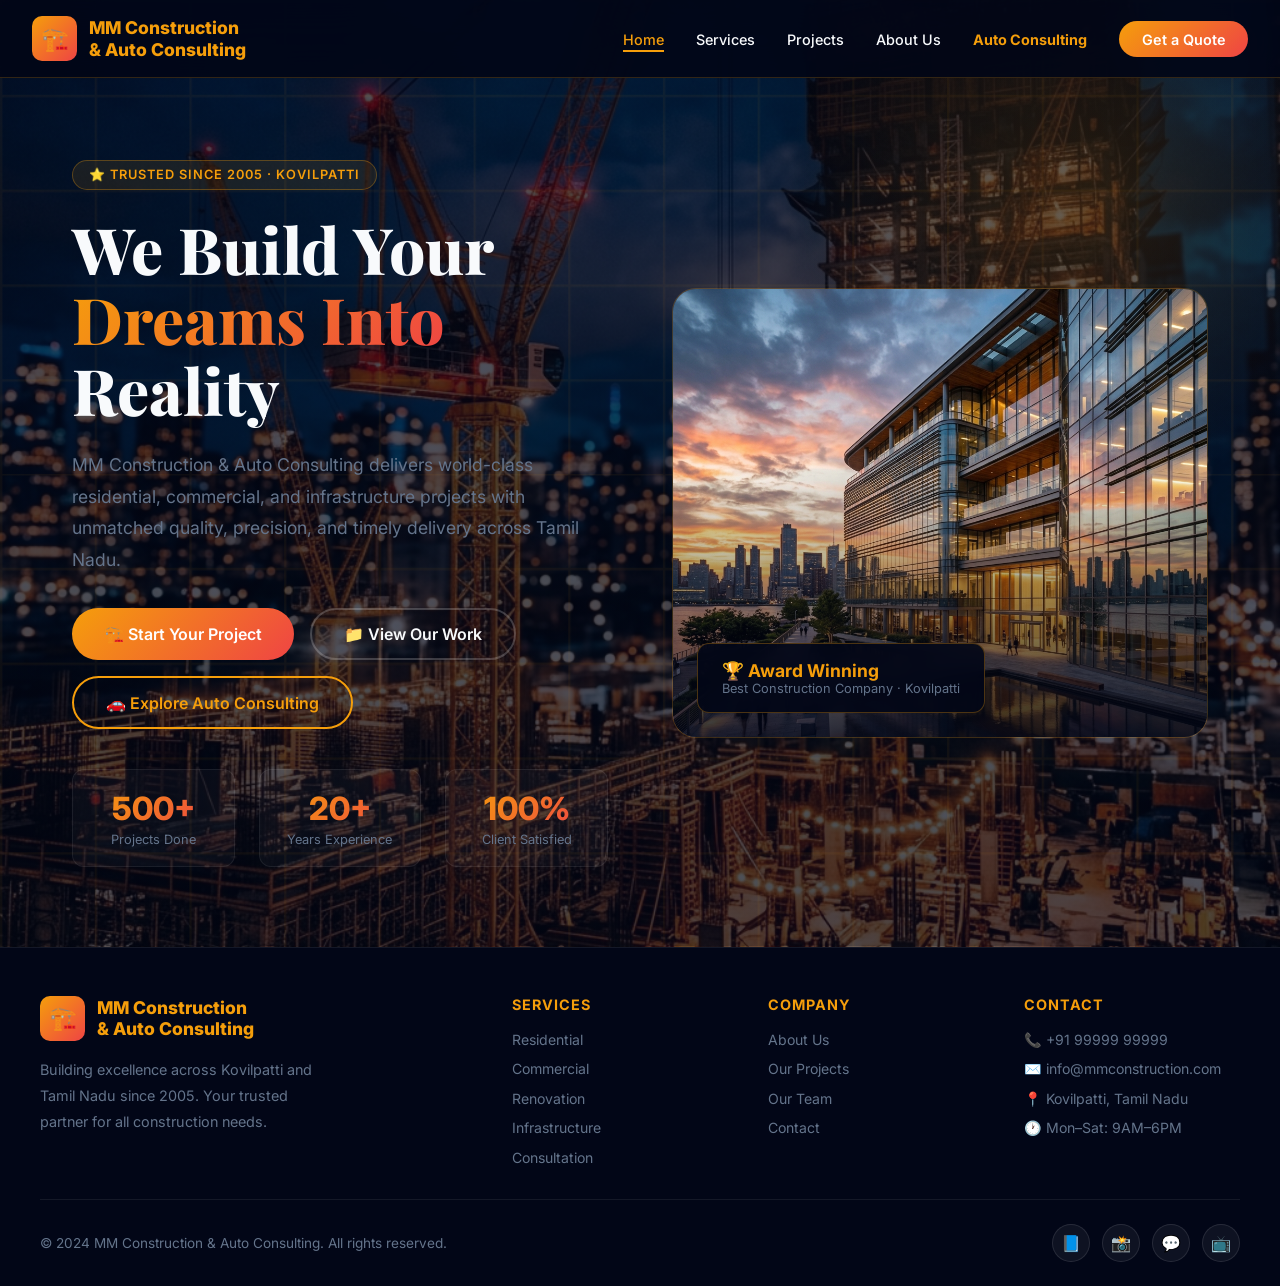
<file: index.html>
<!DOCTYPE html>
<html lang="en">
<head>
  <meta charset="UTF-8"/>
  <meta name="viewport" content="width=device-width, initial-scale=1.0"/>
  <meta name="description" content="MM Construction & Auto Consulting – Premium building and construction services in Kovilpatti. Residential, commercial, renovation, and infrastructure projects."/>
  <title>MM Construction & Auto Consulting | Building Dreams Into Reality</title>
  <link rel="stylesheet" href="style.css"/>
</head>
<body>

<!-- NAV -->
<nav id="navbar">
  <a href="index.html" class="nav-logo">
    <div class="logo-icon">🏗️</div>
    <div class="logo-text" style="font-size: 0.85rem;">
      <span>MM Construction</span>
      <span>& Auto Consulting</span>
    </div>
  </a>
  <ul class="nav-links">
    <li><a href="index.html" class="active">Home</a></li>
    <li><a href="services.html">Services</a></li>
    <li><a href="projects.html">Projects</a></li>
    <li><a href="about.html">About Us</a></li>
    <li><a href="auto-consulting.html" style="color: var(--primary); font-weight: 700;">Auto Consulting</a></li>
    <li><a href="contact.html" class="nav-cta">Get a Quote</a></li>
  </ul>
  <button class="hamburger" id="hamburger" aria-label="Menu">
    <span></span><span></span><span></span>
  </button>
</nav>

<div class="mobile-nav" id="mobileNav">
  <a href="index.html">🏠 Home</a>
  <a href="services.html">🔧 Services</a>
  <a href="projects.html">🏢 Projects</a>
  <a href="about.html">ℹ️ About Us</a>
  <a href="contact.html">📞 Get a Quote</a>
</div>

<!-- HERO -->
<section class="hero">
  <div class="hero-bg">
    <div class="hero-glow"></div>
  </div>
  <div class="hero-content">
    <div class="hero-text">
      <div class="hero-badge">⭐ Trusted Since 2005 · Kovilpatti</div>
      <h1 class="hero-title">
        We Build Your<br/>
        <span class="highlight">Dreams Into</span><br/>
        Reality
      </h1>
      <p class="hero-desc">
        MM Construction & Auto Consulting delivers world-class residential, commercial, and infrastructure projects with unmatched quality, precision, and timely delivery across Tamil Nadu.
      </p>
      <div class="hero-buttons">
        <a href="contact.html" class="btn-primary">🏗️ Start Your Project</a>
        <a href="projects.html" class="btn-outline">📁 View Our Work</a>
        <a href="auto-consulting.html" class="btn-outline" style="border-color: var(--primary); color: var(--primary);">🚗 Explore Auto Consulting</a>
      </div>
      <div class="hero-stats">
        <div class="stat-card">
          <div class="num">500+</div>
          <div class="label">Projects Done</div>
        </div>
        <div class="stat-card">
          <div class="num">20+</div>
          <div class="label">Years Experience</div>
        </div>
        <div class="stat-card">
          <div class="num">100%</div>
          <div class="label">Client Satisfied</div>
        </div>
      </div>
    </div>
    <div class="hero-image-section">
      <div class="hero-img-card">
        <img src="hero-building.png" alt="Modern construction building by MM Construction & Auto Consulting"/>
        <div class="hero-img-overlay"></div>
        <div class="hero-float-badge">
          <p>🏆 Award Winning</p>
          <p>Best Construction Company · Kovilpatti</p>
        </div>
      </div>
    </div>
  </div>
</section>






<!-- FOOTER -->
<footer>
  <div class="footer-grid">
    <div class="footer-brand">
      <a href="index.html" class="nav-logo" style="text-decoration:none;">
        <div class="logo-icon">🏗️</div>
        <div class="logo-text" style="font-size: 0.85rem;">
          <span>MM Construction</span>
          <span>& Auto Consulting</span>
        </div>
      </a>
      <p>Building excellence across Kovilpatti and Tamil Nadu since 2005. Your trusted partner for all construction needs.</p>
    </div>
    <div class="footer-col">
      <h4>Services</h4>
      <ul>
        <li><a href="services.html">Residential</a></li>
        <li><a href="services.html">Commercial</a></li>
        <li><a href="services.html">Renovation</a></li>
        <li><a href="services.html">Infrastructure</a></li>
        <li><a href="services.html">Consultation</a></li>
      </ul>
    </div>
    <div class="footer-col">
      <h4>Company</h4>
      <ul>
        <li><a href="about.html">About Us</a></li>
        <li><a href="projects.html">Our Projects</a></li>
        <li><a href="about.html#team">Our Team</a></li>
        <li><a href="contact.html">Contact</a></li>
      </ul>
    </div>
    <div class="footer-col">
      <h4>Contact</h4>
      <ul>
        <li><a href="tel:+919999999999">📞 +91 99999 99999</a></li>
        <li><a href="mailto:info@mmconstruction.com">✉️ info@mmconstruction.com</a></li>
        <li><a href="#">📍 Kovilpatti, Tamil Nadu</a></li>
        <li><a href="#">🕐 Mon–Sat: 9AM–6PM</a></li>
      </ul>
    </div>
  </div>
  <div class="footer-bottom">
    <p>© 2024 MM Construction & Auto Consulting. All rights reserved.</p>
    <div class="social-links">
      <a href="#" class="social-link" title="Facebook">📘</a>
      <a href="#" class="social-link" title="Instagram">📸</a>
      <a href="#" class="social-link" title="WhatsApp">💬</a>
      <a href="#" class="social-link" title="YouTube">📺</a>
    </div>
  </div>
</footer>

<script>
  const hamburger = document.getElementById('hamburger');
  const mobileNav = document.getElementById('mobileNav');
  hamburger.addEventListener('click', () => {
    mobileNav.classList.toggle('open');
  });

  // Scroll animation
  const observer = new IntersectionObserver((entries) => {
    entries.forEach(e => {
      if (e.isIntersecting) {
        e.target.style.opacity = '1';
        e.target.style.transform = 'translateY(0)';
      }
    });
  }, { threshold: 0.1 });

  document.querySelectorAll('.service-card, .project-card, .testimonial-card, .whyus-item, .process-step').forEach(el => {
    el.style.opacity = '0';
    el.style.transform = 'translateY(30px)';
    el.style.transition = 'opacity 0.6s ease, transform 0.6s ease';
    observer.observe(el);
  });
</script>
</body>
</html>
</file>
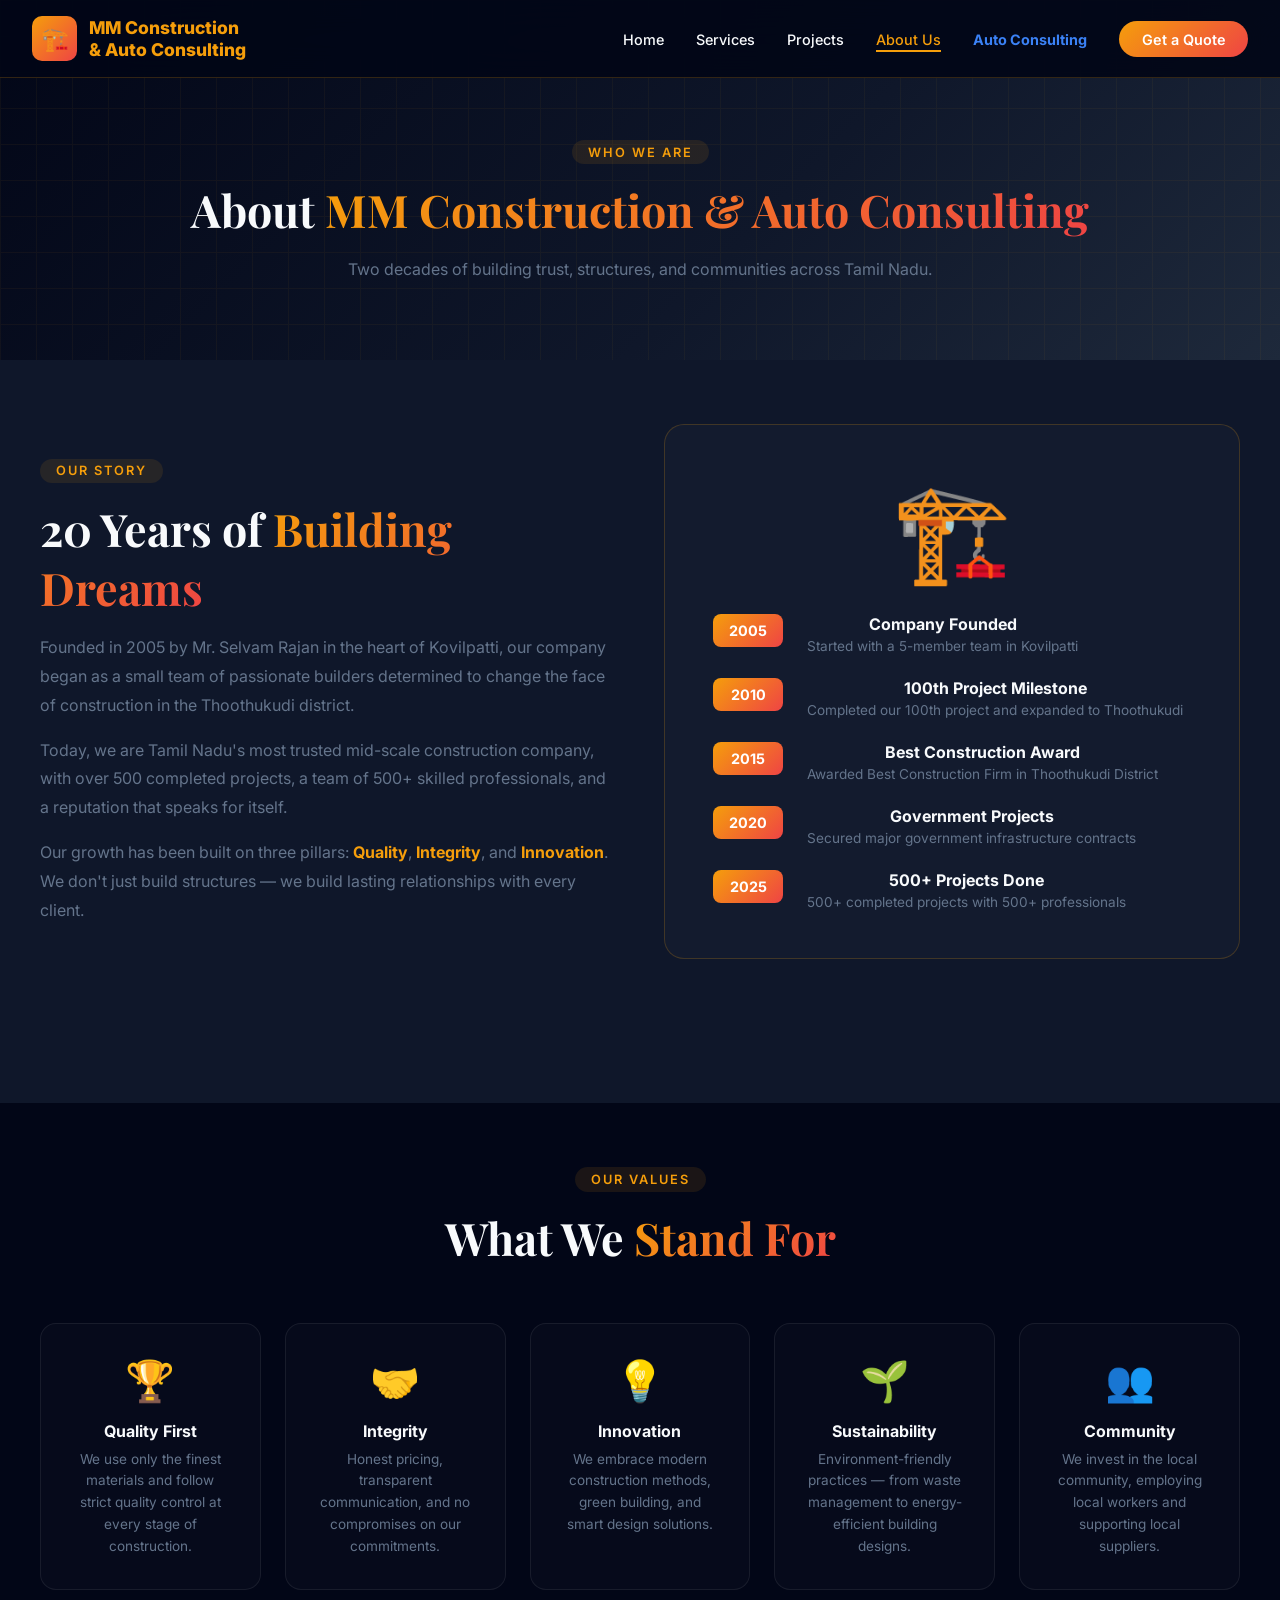
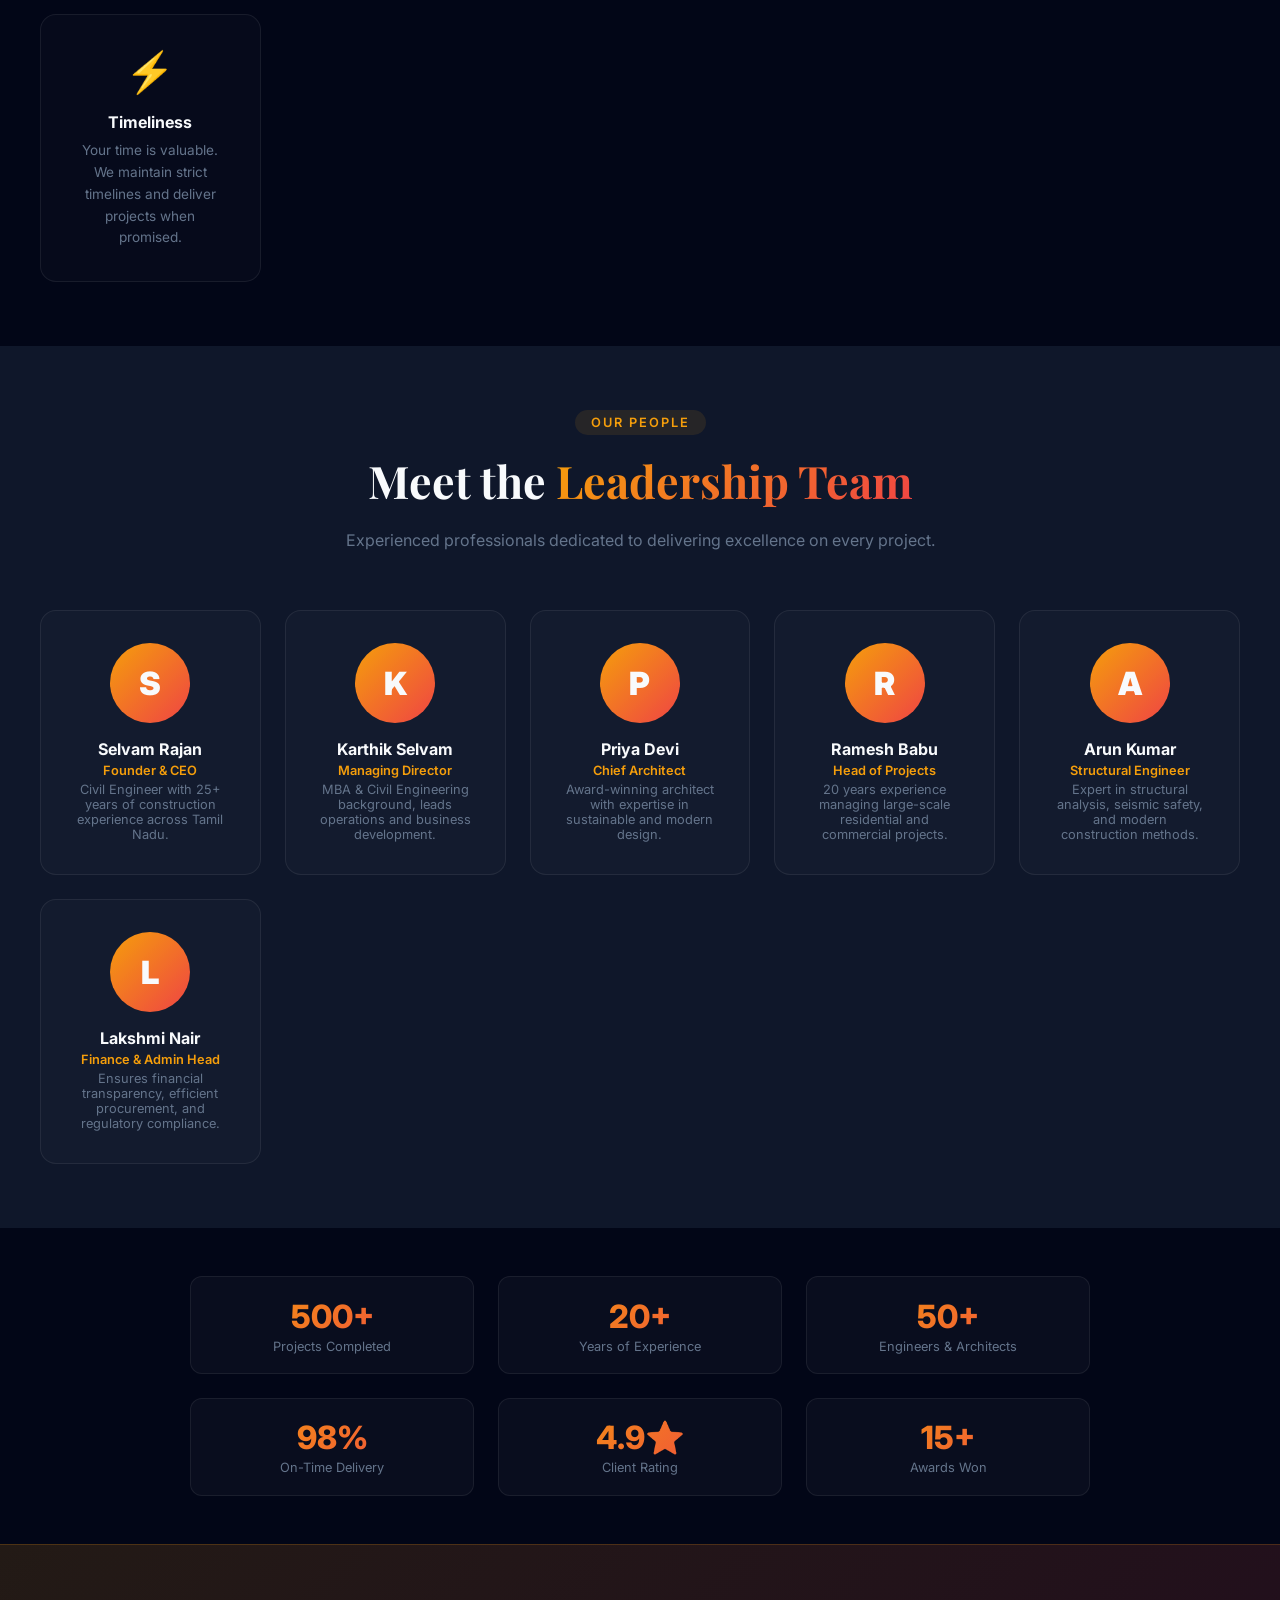
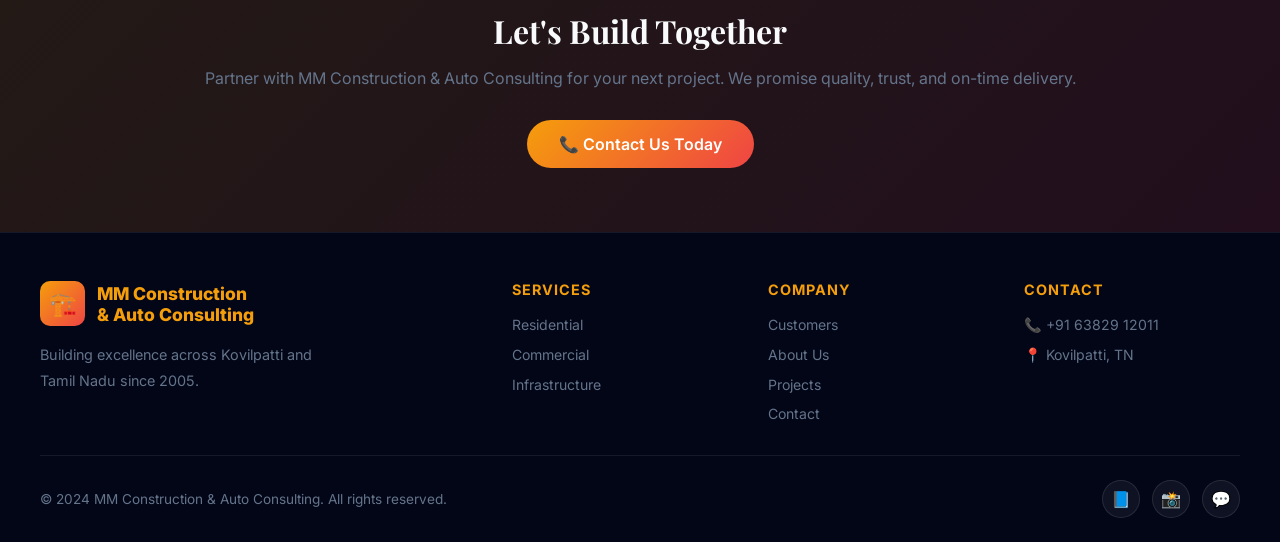
<file: about.html>
﻿<!DOCTYPE html>
<html lang="en">
<head>
  <meta charset="UTF-8"/>
  <meta name="viewport" content="width=device-width, initial-scale=1.0"/>
  <meta name="description" content="About MM Construction & Auto Consulting – 20+ years of building excellence in Tamil Nadu. Meet our leadership team and learn our story."/>
  <title>About Us | MM Construction & Auto Consulting</title>
  <link rel="stylesheet" href="style.css"/>
  <style>
    .page-hero {
      min-height: 40vh;
      display: flex; align-items: center; justify-content: center;
      background: linear-gradient(135deg, #020617 0%, #0f172a 60%, #1e293b 100%);
      text-align: center;
      padding: 8rem 2rem 4rem;
      position: relative; overflow: hidden;
    }
    .page-hero::before {
      content: ''; position: absolute; inset: 0;
      background: url('data:image/svg+xml,<svg xmlns="http://www.w3.org/2000/svg" viewBox="0 0 100 100"><defs><pattern id="grid" width="10" height="10" patternUnits="userSpaceOnUse"><path d="M 10 0 L 0 0 0 10" fill="none" stroke="rgba(245,158,11,0.05)" stroke-width="0.5"/></pattern></defs><rect width="100" height="100" fill="url(%23grid)"/></svg>');
    }
    .story-grid {
      display: grid; grid-template-columns: 1fr 1fr;
      gap: 3rem; align-items: center;
      margin-bottom: 5rem;
    }
    .story-visual {
      background: rgba(255,255,255,0.02);
      border: 1px solid rgba(245,158,11,0.2);
      border-radius: 20px;
      padding: 3rem;
      text-align: center;
    }
    .story-icon { font-size: 6rem; margin-bottom: 1.5rem; }
    .timeline { display: flex; flex-direction: column; gap: 1.5rem; }
    .timeline-item {
      display: flex; gap: 1.5rem;
      align-items: flex-start;
    }
    .timeline-year {
      width: 70px; flex-shrink: 0;
      background: var(--gradient);
      color: white;
      text-align: center;
      padding: 0.5rem;
      border-radius: 8px;
      font-weight: 700; font-size: 0.9rem;
    }
    .timeline-content h4 { font-weight: 700; margin-bottom: 0.25rem; }
    .timeline-content p { color: var(--gray); font-size: 0.85rem; }
    .team-grid {
      display: grid;
      grid-template-columns: repeat(auto-fill, minmax(220px, 1fr));
      gap: 1.5rem;
    }
    .team-card {
      background: rgba(255,255,255,0.02);
      border: 1px solid rgba(255,255,255,0.07);
      border-radius: var(--radius);
      padding: 2rem;
      text-align: center;
      transition: all 0.3s;
    }
    .team-card:hover {
      transform: translateY(-5px);
      border-color: rgba(245,158,11,0.3);
    }
    .team-avatar {
      width: 80px; height: 80px;
      border-radius: 50%;
      background: var(--gradient);
      display: flex; align-items: center; justify-content: center;
      font-size: 2rem; font-weight: 900;
      margin: 0 auto 1rem;
    }
    .team-card h3 { font-size: 1rem; font-weight: 700; }
    .team-card .role { color: var(--primary); font-size: 0.8rem; font-weight: 600; margin: 0.25rem 0; }
    .team-card p { color: var(--gray); font-size: 0.8rem; }
    .values-grid {
      display: grid;
      grid-template-columns: repeat(auto-fit, minmax(200px, 1fr));
      gap: 1.5rem;
    }
    .value-card {
      background: rgba(255,255,255,0.02);
      border: 1px solid rgba(255,255,255,0.07);
      border-radius: var(--radius);
      padding: 2rem;
      text-align: center;
      transition: all 0.3s;
    }
    .value-card:hover {
      border-color: rgba(245,158,11,0.3);
      transform: translateY(-4px);
    }
    .value-icon { font-size: 2.5rem; margin-bottom: 1rem; }
    .value-card h3 { font-size: 1rem; font-weight: 700; margin-bottom: 0.5rem; }
    .value-card p { color: var(--gray); font-size: 0.85rem; line-height: 1.6; }
    @media(max-width:900px) {
      .story-grid { grid-template-columns: 1fr; }
    }
  </style>
</head>
<body>

<nav id="navbar">
  <a href="index.html" class="nav-logo">
    <div class="logo-icon">🏗️</div>
    <div class="logo-text" style="font-size: 0.85rem; line-height: 1.2; display: flex; flex-direction: column;"><span>MM Construction</span><span>& Auto Consulting</span></div>
  </a>
  <ul class="nav-links">
    <li><a href="index.html">Home</a></li>
    <li><a href="services.html">Services</a></li>
    <li><a href="projects.html">Projects</a></li>
    <li><a href="about.html" class="active">About Us</a></li>
    <li><a href="auto-consulting.html" style="color: #3b82f6; font-weight: 700;">Auto Consulting</a></li>
    <li><a href="contact.html" class="nav-cta">Get a Quote</a></li>
  </ul>
  <button class="hamburger" id="hamburger"><span></span><span></span><span></span></button>
</nav>
<div class="mobile-nav" id="mobileNav">
  <a href="index.html">🏠 Home</a>
  <a href="services.html">🔧 Services</a>
  <a href="projects.html">🏢 Projects</a>
  <a href="customers.html">🤝 Customers</a>
  <a href="about.html">ℹ️ About Us</a>
  <a href="contact.html">📞 Get a Quote</a>
</div>

<div class="page-hero">
  <div style="position:relative;">
    <div class="section-tag">Who We Are</div>
    <h1 class="section-title">About <span class="highlight">MM Construction & Auto Consulting</span></h1>
    <p class="section-desc">Two decades of building trust, structures, and communities across Tamil Nadu.</p>
  </div>
</div>

<!-- STORY -->
<section style="background: var(--dark); padding: 4rem 2rem;">
  <div class="container">
    <div class="story-grid">
      <div>
        <div class="section-tag">Our Story</div>
        <h2 class="section-title" style="text-align:left;">20 Years of <span class="highlight">Building Dreams</span></h2>
        <p style="color:var(--gray); line-height:1.8; margin-bottom:1rem;">
          Founded in 2005 by Mr. Selvam Rajan in the heart of Kovilpatti, our company began as a small team of passionate builders determined to change the face of construction in the Thoothukudi district.
        </p>
        <p style="color:var(--gray); line-height:1.8; margin-bottom:1rem;">
          Today, we are Tamil Nadu's most trusted mid-scale construction company, with over 500 completed projects, a team of 500+ skilled professionals, and a reputation that speaks for itself.
        </p>
        <p style="color:var(--gray); line-height:1.8;">
          Our growth has been built on three pillars: <strong style="color:var(--primary)">Quality</strong>, <strong style="color:var(--primary)">Integrity</strong>, and <strong style="color:var(--primary)">Innovation</strong>. We don't just build structures — we build lasting relationships with every client.
        </p>
      </div>
      <div class="story-visual">
        <div class="story-icon">🏗️</div>
        <div class="timeline">
          <div class="timeline-item">
            <div class="timeline-year">2005</div>
            <div class="timeline-content">
              <h4>Company Founded</h4>
              <p>Started with a 5-member team in Kovilpatti</p>
            </div>
          </div>
          <div class="timeline-item">
            <div class="timeline-year">2010</div>
            <div class="timeline-content">
              <h4>100th Project Milestone</h4>
              <p>Completed our 100th project and expanded to Thoothukudi</p>
            </div>
          </div>
          <div class="timeline-item">
            <div class="timeline-year">2015</div>
            <div class="timeline-content">
              <h4>Best Construction Award</h4>
              <p>Awarded Best Construction Firm in Thoothukudi District</p>
            </div>
          </div>
          <div class="timeline-item">
            <div class="timeline-year">2020</div>
            <div class="timeline-content">
              <h4>Government Projects</h4>
              <p>Secured major government infrastructure contracts</p>
            </div>
          </div>
          <div class="timeline-item">
            <div class="timeline-year">2025</div>
            <div class="timeline-content">
              <h4>500+ Projects Done</h4>
              <p>500+ completed projects with 500+ professionals</p>
            </div>
          </div>
        </div>
      </div>
    </div>
  </div>
</section>

<!-- VALUES -->
<section style="background: var(--darker); padding: 4rem 2rem;">
  <div class="container">
    <div class="section-header">
      <div class="section-tag">Our Values</div>
      <h2 class="section-title">What We <span class="highlight">Stand For</span></h2>
    </div>
    <div class="values-grid">
      <div class="value-card">
        <div class="value-icon">🏆</div>
        <h3>Quality First</h3>
        <p>We use only the finest materials and follow strict quality control at every stage of construction.</p>
      </div>
      <div class="value-card">
        <div class="value-icon">🤝</div>
        <h3>Integrity</h3>
        <p>Honest pricing, transparent communication, and no compromises on our commitments.</p>
      </div>
      <div class="value-card">
        <div class="value-icon">💡</div>
        <h3>Innovation</h3>
        <p>We embrace modern construction methods, green building, and smart design solutions.</p>
      </div>
      <div class="value-card">
        <div class="value-icon">🌱</div>
        <h3>Sustainability</h3>
        <p>Environment-friendly practices — from waste management to energy-efficient building designs.</p>
      </div>
      <div class="value-card">
        <div class="value-icon">👥</div>
        <h3>Community</h3>
        <p>We invest in the local community, employing local workers and supporting local suppliers.</p>
      </div>
      <div class="value-card">
        <div class="value-icon">⚡</div>
        <h3>Timeliness</h3>
        <p>Your time is valuable. We maintain strict timelines and deliver projects when promised.</p>
      </div>
    </div>
  </div>
</section>

<!-- TEAM -->
<section id="team" style="background: var(--dark); padding: 4rem 2rem;">
  <div class="container">
    <div class="section-header">
      <div class="section-tag">Our People</div>
      <h2 class="section-title">Meet the <span class="highlight">Leadership Team</span></h2>
      <p class="section-desc">Experienced professionals dedicated to delivering excellence on every project.</p>
    </div>
    <div class="team-grid">
      <div class="team-card">
        <div class="team-avatar">S</div>
        <h3>Selvam Rajan</h3>
        <div class="role">Founder & CEO</div>
        <p>Civil Engineer with 25+ years of construction experience across Tamil Nadu.</p>
      </div>
      <div class="team-card">
        <div class="team-avatar">K</div>
        <h3>Karthik Selvam</h3>
        <div class="role">Managing Director</div>
        <p>MBA & Civil Engineering background, leads operations and business development.</p>
      </div>
      <div class="team-card">
        <div class="team-avatar">P</div>
        <h3>Priya Devi</h3>
        <div class="role">Chief Architect</div>
        <p>Award-winning architect with expertise in sustainable and modern design.</p>
      </div>
      <div class="team-card">
        <div class="team-avatar">R</div>
        <h3>Ramesh Babu</h3>
        <div class="role">Head of Projects</div>
        <p>20 years experience managing large-scale residential and commercial projects.</p>
      </div>
      <div class="team-card">
        <div class="team-avatar">A</div>
        <h3>Arun Kumar</h3>
        <div class="role">Structural Engineer</div>
        <p>Expert in structural analysis, seismic safety, and modern construction methods.</p>
      </div>
      <div class="team-card">
        <div class="team-avatar">L</div>
        <h3>Lakshmi Nair</h3>
        <div class="role">Finance & Admin Head</div>
        <p>Ensures financial transparency, efficient procurement, and regulatory compliance.</p>
      </div>
    </div>
  </div>
</section>

<!-- STATS -->
<section style="background: var(--darker); padding: 3rem 2rem;">
  <div class="container">
    <div class="hero-stats" style="max-width:900px; margin:0 auto;">
      <div class="stat-card"><div class="num">500+</div><div class="label">Projects Completed</div></div>
      <div class="stat-card"><div class="num">20+</div><div class="label">Years of Experience</div></div>
      <div class="stat-card"><div class="num">50+</div><div class="label">Engineers & Architects</div></div>
      <div class="stat-card"><div class="num">98%</div><div class="label">On-Time Delivery</div></div>
      <div class="stat-card"><div class="num">4.9⭐</div><div class="label">Client Rating</div></div>
      <div class="stat-card"><div class="num">15+</div><div class="label">Awards Won</div></div>
    </div>
  </div>
</section>

<section style="background: linear-gradient(135deg, #f59e0b22, #ef444422); border-top: 1px solid rgba(245,158,11,0.2); padding: 4rem 2rem; text-align:center;">
  <div class="container">
    <h2 style="font-family:'Playfair Display',serif; font-size:2rem; margin-bottom:1rem;">Let's Build Together</h2>
    <p style="color:var(--gray); margin-bottom:2rem;">Partner with MM Construction & Auto Consulting for your next project. We promise quality, trust, and on-time delivery.</p>
    <a href="contact.html" class="btn-primary">📞 Contact Us Today</a>
  </div>
</section>

<footer>
  <div class="footer-grid">
    <div class="footer-brand">
      <a href="index.html" class="nav-logo"><div class="logo-icon">🏗️</div><div class="logo-text" style="font-size: 0.85rem; line-height: 1.2; display: flex; flex-direction: column;"><span>MM Construction</span><span>& Auto Consulting</span></div></a>
      <p>Building excellence across Kovilpatti and Tamil Nadu since 2005.</p>
    </div>
    <div class="footer-col"><h4>Services</h4><ul><li><a href="services.html">Residential</a></li><li><a href="services.html">Commercial</a></li><li><a href="services.html">Infrastructure</a></li></ul></div>
    <div class="footer-col"><h4>Company</h4><ul><li><a href="customers.html">Customers</a></li>
    <li><a href="about.html">About Us</a></li><li><a href="projects.html">Projects</a></li><li><a href="contact.html">Contact</a></li></ul></div>
    <div class="footer-col"><h4>Contact</h4><ul><li><a href="tel:+916382912011">📞 +91 63829 12011</a></li><li><a href="#">📍 Kovilpatti, TN</a></li></ul></div>
  </div>
  <div class="footer-bottom">
    <p>© 2024 MM Construction & Auto Consulting. All rights reserved.</p>
    <div class="social-links">
      <a href="#" class="social-link">📘</a>
      <a href="#" class="social-link">📸</a>
      <a href="#" class="social-link">💬</a>
    </div>
  </div>
</footer>

<script>
  document.getElementById('hamburger').addEventListener('click', () => {
    document.getElementById('mobileNav').classList.toggle('open');
  });
</script>
</body>
</html>
</file>
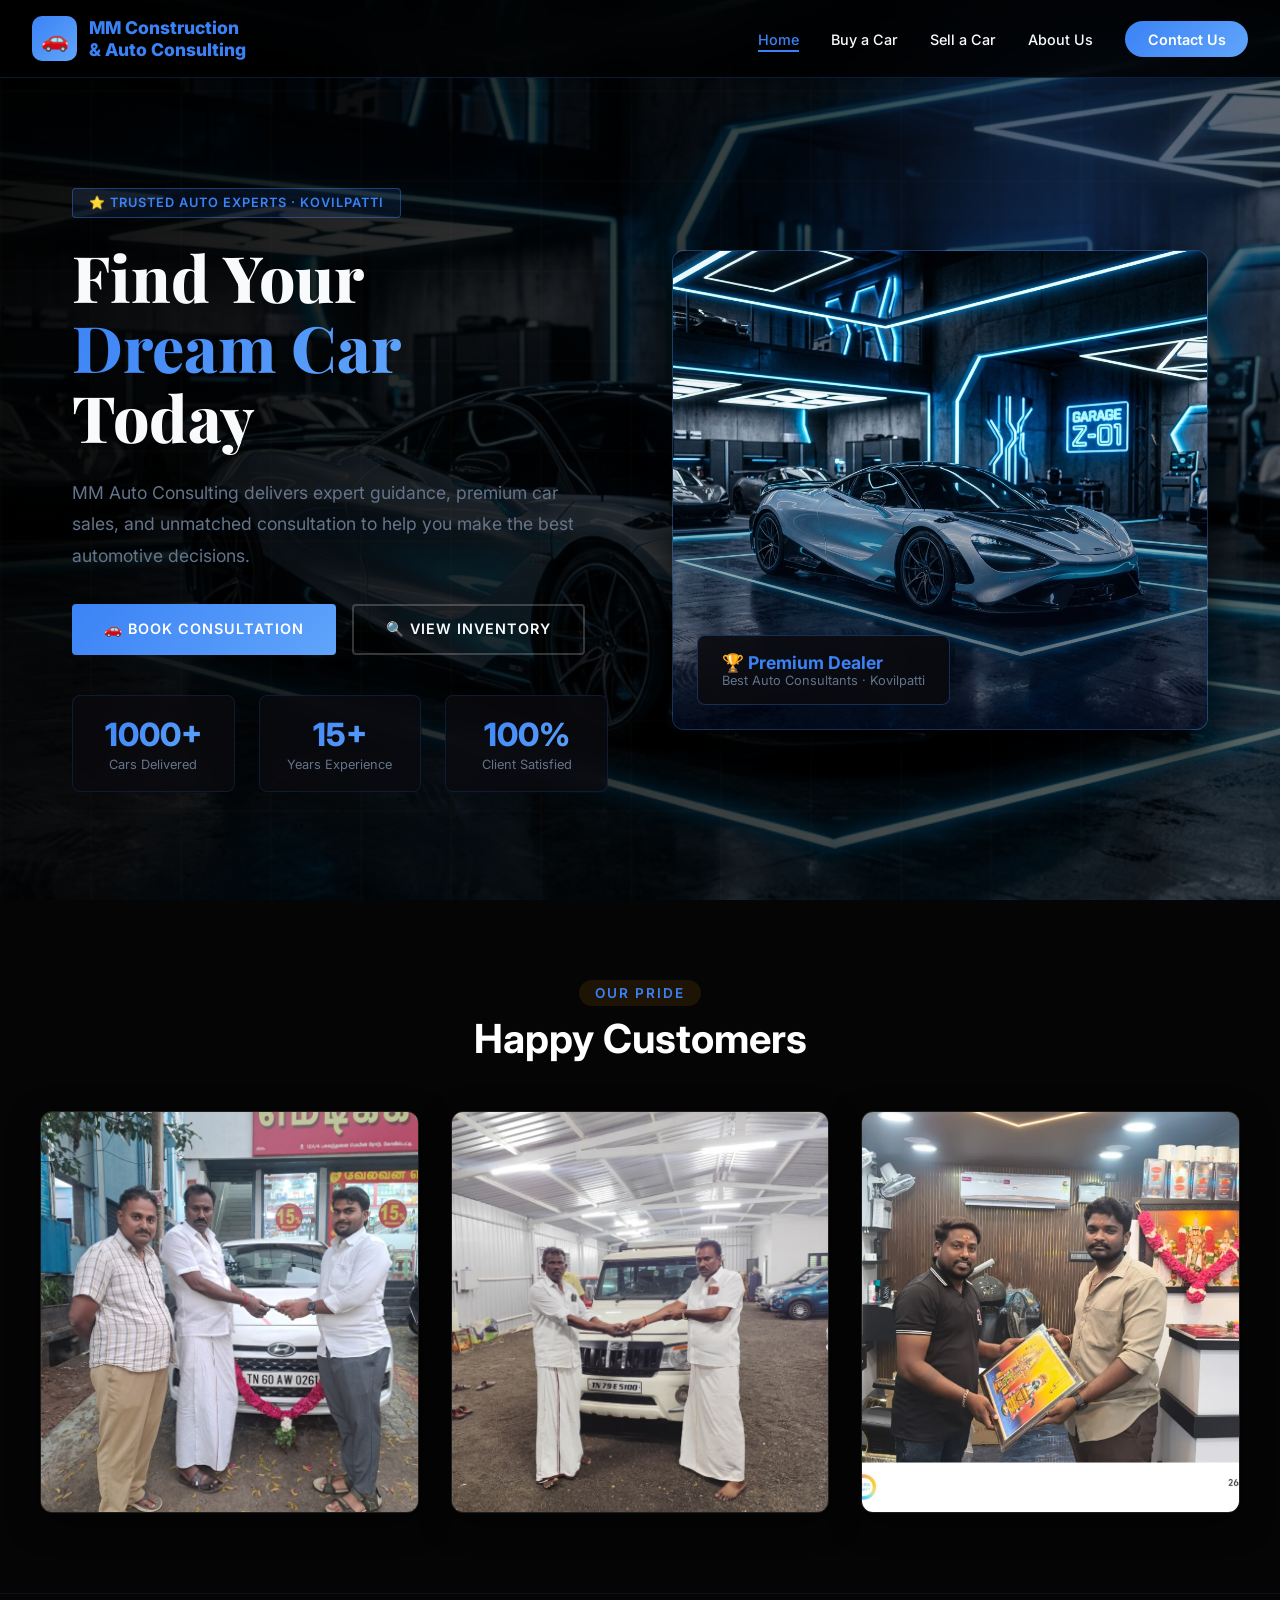
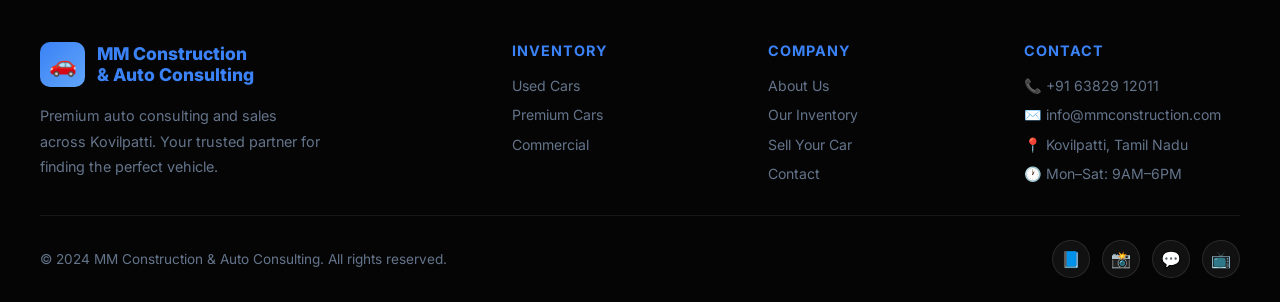
<file: auto-consulting.html>
<!DOCTYPE html>
<html lang="en">

<head>
  <meta charset="UTF-8" />
  <meta name="viewport" content="width=device-width, initial-scale=1.0" />
  <meta name="description"
    content="MM Auto Consulting – Premium car buying, selling, and consulting services in Kovilpatti." />
  <title>MM Auto Consulting | Find Your Dream Car</title>
  <link rel="stylesheet" href="style.css" />
  <link rel="stylesheet" href="auto-style.css" />
</head>

<body>

  <!-- NAV -->
  <nav id="navbar">
    <a href="index.html" class="nav-logo">
      <div class="logo-icon">🚗</div>
      <div class="logo-text" style="font-size: 0.85rem;">
        <span>MM Construction</span>
        <span>& Auto Consulting</span>
      </div>
    </a>
    <ul class="nav-links">
      <li><a href="auto-consulting.html" class="active">Home</a></li>
      <li><a href="sales.html">Buy a Car</a></li>
      <li><a href="sell.html">Sell a Car</a></li>
      <li><a href="#">About Us</a></li>
      <li><a href="contact.html" class="nav-cta">Contact Us</a></li>
    </ul>
    <button class="hamburger" id="hamburger" aria-label="Menu">
      <span></span><span></span><span></span>
    </button>
  </nav>

  <div class="mobile-nav" id="mobileNav">
    <a href="auto-consulting.html">🏠 Home</a>
    <a href="sales.html">🚗 Buy a Car</a>
    <a href="sell.html">💰 Sell a Car</a>
    <a href="#">ℹ️ About Us</a>
    <a href="contact.html">📞 Contact</a>
  </div>

  <!-- HERO -->
  <section class="hero">
    <div class="hero-bg">
      <div class="hero-glow"></div>
    </div>
    <div class="hero-content">
      <div class="hero-text">
        <div class="hero-badge">⭐ Trusted Auto Experts · Kovilpatti</div>
        <h1 class="hero-title">
          Find Your<br />
          <span class="highlight">Dream Car</span><br />
          Today
        </h1>
        <p class="hero-desc">
          MM Auto Consulting delivers expert guidance, premium car sales, and unmatched consultation to help you make
          the best automotive decisions.
        </p>
        <div class="hero-buttons">
          <a href="contact.html" class="btn-primary">🚗 Book Consultation</a>
          <a href="#" class="btn-outline">🔍 View Inventory</a>
        </div>
        <div class="hero-stats">
          <div class="stat-card">
            <div class="num">1000+</div>
            <div class="label">Cars Delivered</div>
          </div>
          <div class="stat-card">
            <div class="num">15+</div>
            <div class="label">Years Experience</div>
          </div>
          <div class="stat-card">
            <div class="num">100%</div>
            <div class="label">Client Satisfied</div>
          </div>
        </div>
      </div>
      <div class="hero-image-section">
        <div class="hero-img-card">
          <img src="hero-car.png" alt="Luxury Sports Car" style="width:100%; height:100%; object-fit:cover;" />
          <div class="hero-img-overlay"></div>
          <div class="hero-float-badge glass-panel">
            <p>🏆 Premium Dealer</p>
            <p>Best Auto Consultants · Kovilpatti</p>
          </div>
        </div>
      </div>
    </div>
  </section>

  <!-- HAPPY CUSTOMERS -->
  <section class="customers-section" style="padding: 5rem 2rem; background: var(--dark-bg); text-align: center;">
    <div style="max-width: 1200px; margin: 0 auto;">
      <div class="section-tag" style="display: inline-block; margin-bottom: 0.5rem; color: var(--primary); background: rgba(245, 158, 11, 0.1); padding: 0.3rem 1rem; border-radius: 20px; font-weight: 600; text-transform: uppercase; letter-spacing: 2px; font-size: 0.85rem;">Our Pride</div>
      <h2 style="font-size: 2.5rem; margin-bottom: 3rem; color: white;">Happy <span class="highlight">Customers</span></h2>
      <div style="display: grid; grid-template-columns: repeat(auto-fit, minmax(300px, 1fr)); gap: 2rem;">
        <div style="border-radius: 12px; overflow: hidden; border: 1px solid rgba(255,255,255,0.1); box-shadow: 0 10px 30px rgba(0,0,0,0.5);">
          <img src="customer-1.jpg" alt="Happy Customer 1" style="width: 100%; height: 400px; object-fit: cover; display: block; transition: transform 0.3s ease;" onmouseover="this.style.transform='scale(1.05)'" onmouseout="this.style.transform='scale(1)'"/>
        </div>
        <div style="border-radius: 12px; overflow: hidden; border: 1px solid rgba(255,255,255,0.1); box-shadow: 0 10px 30px rgba(0,0,0,0.5);">
          <img src="customer-2.jpg" alt="Happy Customer 2" style="width: 100%; height: 400px; object-fit: cover; display: block; transition: transform 0.3s ease;" onmouseover="this.style.transform='scale(1.05)'" onmouseout="this.style.transform='scale(1)'"/>
        </div>
        <div style="border-radius: 12px; overflow: hidden; border: 1px solid rgba(255,255,255,0.1); box-shadow: 0 10px 30px rgba(0,0,0,0.5);">
          <img src="customer-3.png" alt="Happy Customer 3" style="width: 100%; height: 400px; object-fit: cover; display: block; transition: transform 0.3s ease;" onmouseover="this.style.transform='scale(1.05)'" onmouseout="this.style.transform='scale(1)'"/>
        </div>
      </div>
    </div>
  </section>

  <!-- FOOTER -->
  <footer>
    <div class="footer-grid">
      <div class="footer-brand">
        <a href="index.html" class="nav-logo" style="text-decoration:none;">
          <div class="logo-icon">🚗</div>
          <div class="logo-text" style="font-size: 0.85rem;">
            <span>MM Construction</span>
            <span>& Auto Consulting</span>
          </div>
        </a>
        <p>Premium auto consulting and sales across Kovilpatti. Your trusted partner for finding the perfect vehicle.
        </p>
      </div>
      <div class="footer-col">
        <h4>Inventory</h4>
        <ul>
          <li><a href="sales.html">Used Cars</a></li>
          <li><a href="sales.html">Premium Cars</a></li>
          <li><a href="sales.html">Commercial</a></li>
        </ul>
      </div>
      <div class="footer-col">
        <h4>Company</h4>
        <ul>
          <li><a href="#">About Us</a></li>
          <li><a href="sales.html">Our Inventory</a></li>
          <li><a href="sell.html">Sell Your Car</a></li>
          <li><a href="contact.html">Contact</a></li>
        </ul>
      </div>
      <div class="footer-col">
        <h4>Contact</h4>
        <ul>
          <li><a href="tel:+916382912011">📞 +91 63829 12011</a></li>
          <li><a href="mailto:info@mmconstruction.com">✉️ info@mmconstruction.com</a></li>
          <li><a href="#">📍 Kovilpatti, Tamil Nadu</a></li>
          <li><a href="#">🕐 Mon–Sat: 9AM–6PM</a></li>
        </ul>
      </div>
    </div>
    <div class="footer-bottom">
      <p>© 2024 MM Construction & Auto Consulting. All rights reserved.</p>
      <div class="social-links">
        <a href="#" class="social-link" title="Facebook">📘</a>
        <a href="#" class="social-link" title="Instagram">📸</a>
        <a href="#" class="social-link" title="WhatsApp">💬</a>
        <a href="#" class="social-link" title="YouTube">📺</a>
      </div>
    </div>
  </footer>

  <script>
    const hamburger = document.getElementById('hamburger');
    const mobileNav = document.getElementById('mobileNav');
    hamburger.addEventListener('click', () => {
      mobileNav.classList.toggle('open');
    });

    // Scroll animation
    const observer = new IntersectionObserver((entries) => {
      entries.forEach(e => {
        if (e.isIntersecting) {
          e.target.style.opacity = '1';
          e.target.style.transform = 'translateY(0)';
        }
      });
    }, { threshold: 0.1 });

    document.querySelectorAll('.stat-card').forEach(el => {
      el.style.opacity = '0';
      el.style.transform = 'translateY(30px)';
      el.style.transition = 'opacity 0.6s ease, transform 0.6s ease';
      observer.observe(el);
    });
  </script>
</body>

</html>
</file>
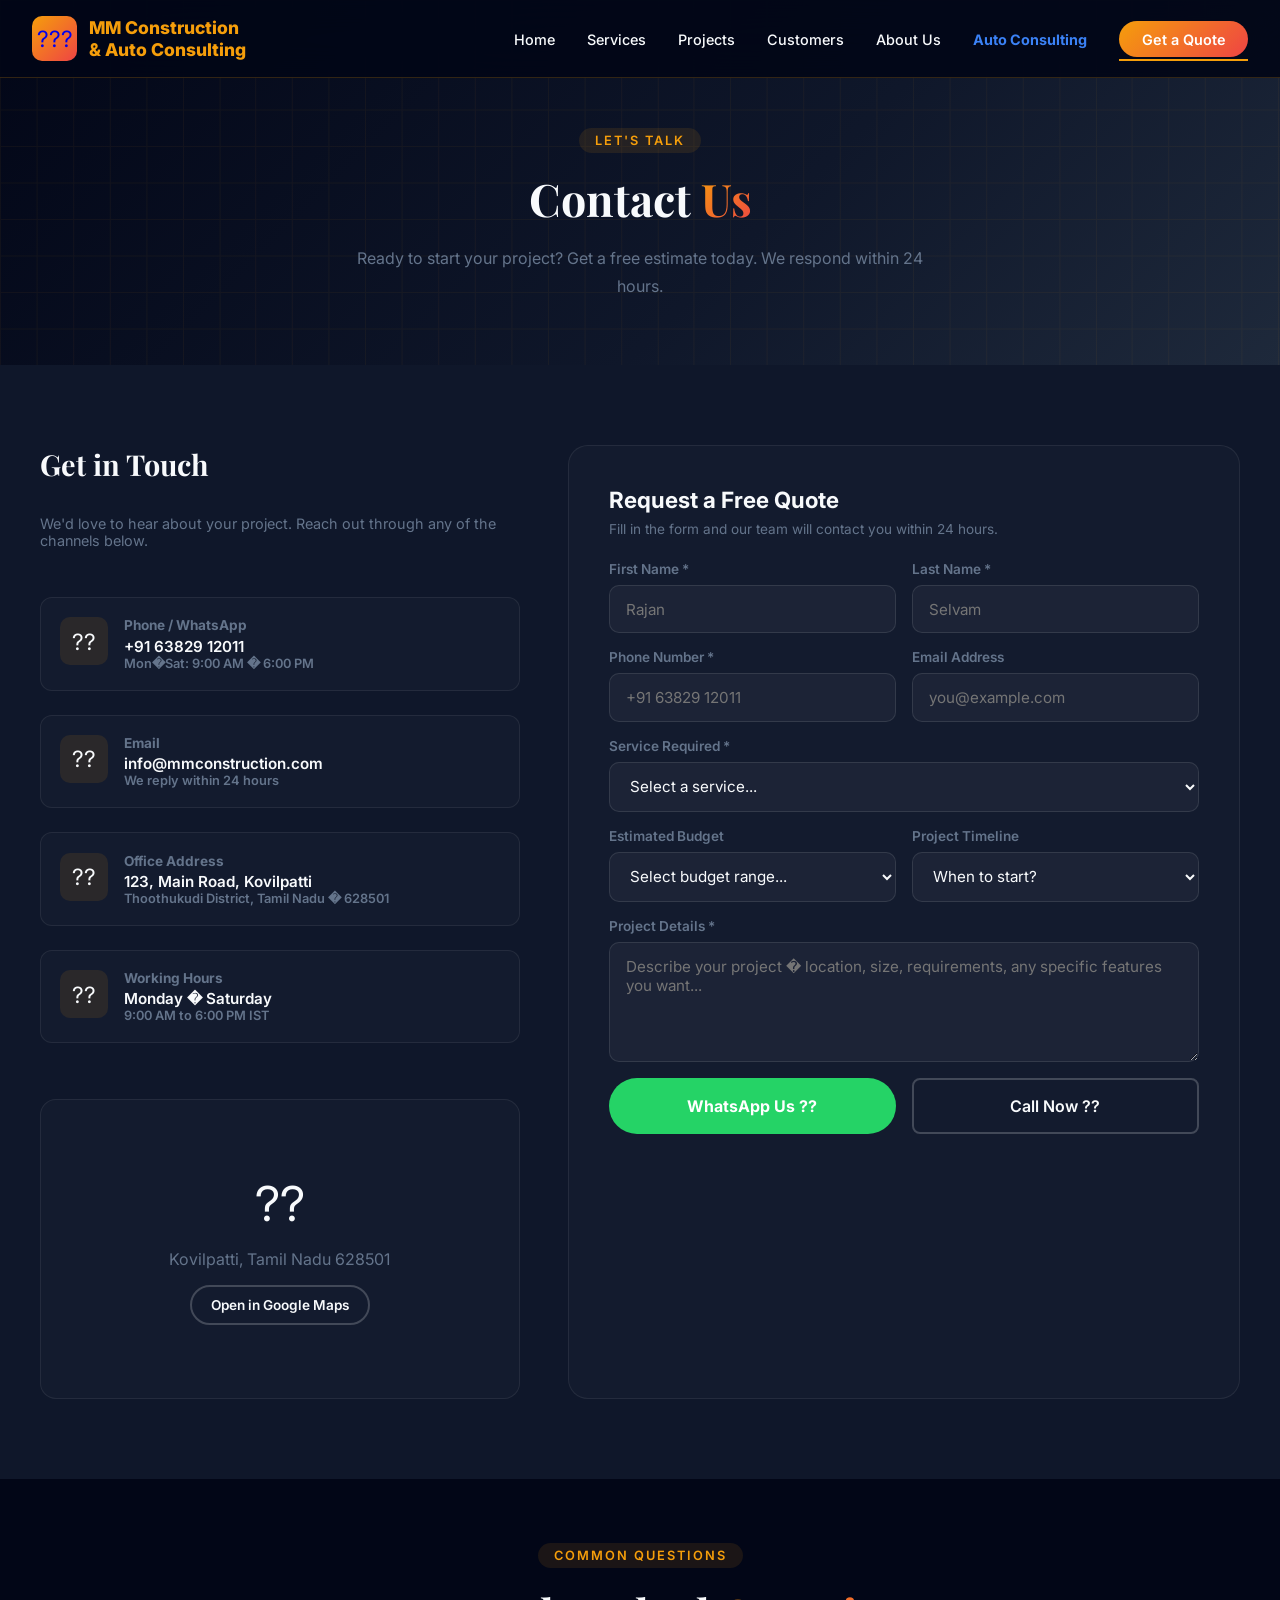
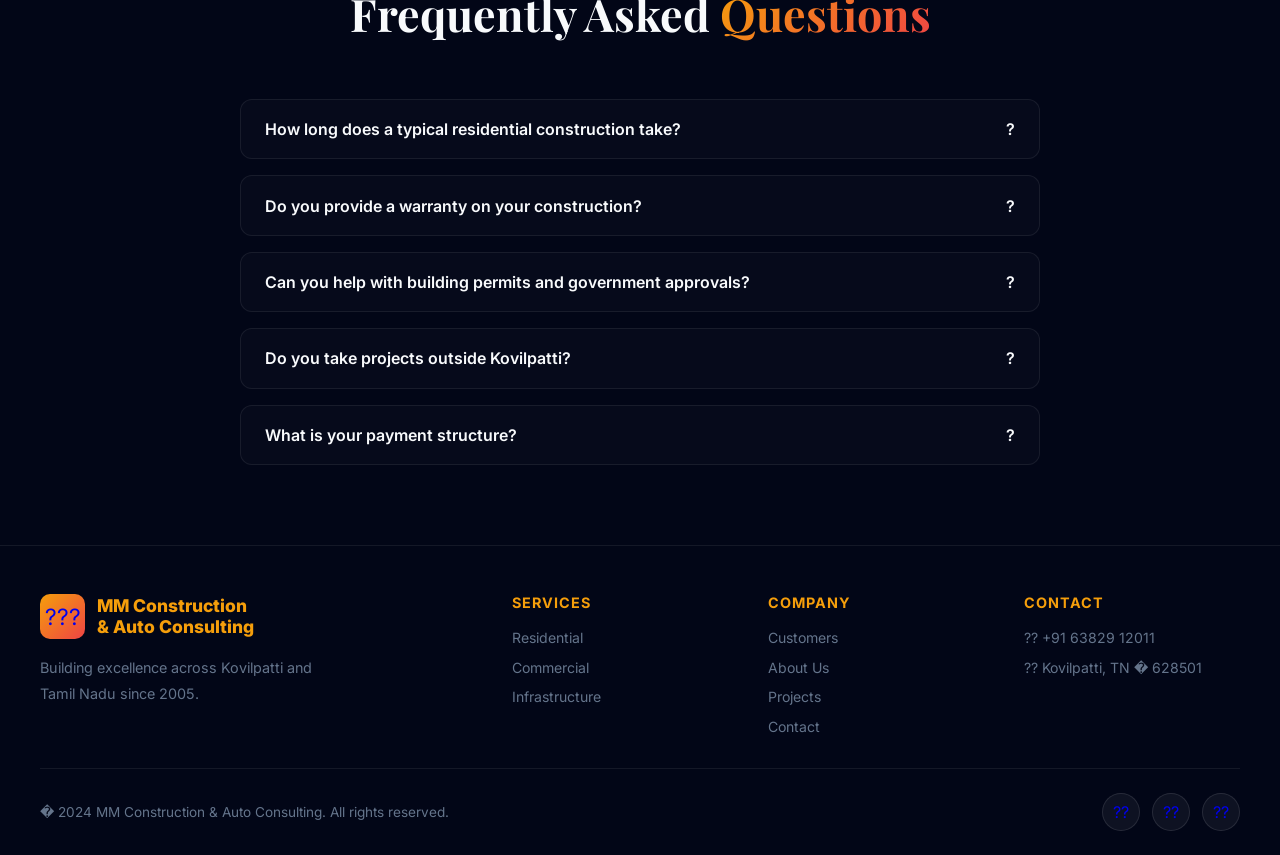
<file: contact.html>
<!DOCTYPE html>
<html lang="en">
<head>
  <meta charset="UTF-8"/>
  <meta name="viewport" content="width=device-width, initial-scale=1.0"/>
  <meta name="description" content="Contact MM Construction & Auto Consulting � Get a free quote for your residential, commercial, or infrastructure project. Call +91 63829 12011."/>
  <title>Contact Us | MM Construction & Auto Consulting</title>
  <link rel="stylesheet" href="style.css"/>
  <style>
    .page-hero {
      min-height: 40vh;
      display: flex; align-items: center; justify-content: center;
      background: linear-gradient(135deg, #020617 0%, #0f172a 60%, #1e293b 100%);
      text-align: center;
      padding: 8rem 2rem 4rem;
      position: relative; overflow: hidden;
    }
    .page-hero::before {
      content: ''; position: absolute; inset: 0;
      background: url('data:image/svg+xml,<svg xmlns="http://www.w3.org/2000/svg" viewBox="0 0 100 100"><defs><pattern id="grid" width="10" height="10" patternUnits="userSpaceOnUse"><path d="M 10 0 L 0 0 0 10" fill="none" stroke="rgba(245,158,11,0.05)" stroke-width="0.5"/></pattern></defs><rect width="100" height="100" fill="url(%23grid)"/></svg>');
    }
    .success-msg {
      display: none;
      background: rgba(34,197,94,0.1);
      border: 1px solid rgba(34,197,94,0.3);
      color: #4ade80;
      padding: 1rem 1.5rem;
      border-radius: 10px;
      margin-top: 1rem;
      text-align: center;
      font-weight: 600;
    }
    .map-placeholder {
      background: rgba(255,255,255,0.02);
      border: 1px solid rgba(255,255,255,0.07);
      border-radius: 16px;
      height: 300px;
      display: flex; flex-direction: column;
      align-items: center; justify-content: center;
      gap: 1rem; margin-top: 2rem;
      font-size: 3rem;
    }
    .map-placeholder p { color: var(--gray); font-size: 1rem; }
    .faq-item {
      background: rgba(255,255,255,0.02);
      border: 1px solid rgba(255,255,255,0.07);
      border-radius: 12px;
      margin-bottom: 1rem;
      overflow: hidden;
    }
    .faq-q {
      padding: 1.2rem 1.5rem;
      font-weight: 600; cursor: pointer;
      display: flex; justify-content: space-between; align-items: center;
      transition: background 0.3s;
    }
    .faq-q:hover { background: rgba(245,158,11,0.05); }
    .faq-a {
      padding: 0 1.5rem;
      max-height: 0; overflow: hidden;
      color: var(--gray); font-size: 0.9rem; line-height: 1.7;
      transition: max-height 0.4s, padding 0.4s;
    }
    .faq-item.open .faq-a { max-height: 200px; padding: 0 1.5rem 1.2rem; }
    .faq-item.open .faq-q { color: var(--primary); }
    .arrow { transition: transform 0.3s; }
    .faq-item.open .arrow { transform: rotate(180deg); }
  </style>
</head>
<body>

<nav id="navbar">
  <a href="index.html" class="nav-logo">
    <div class="logo-icon">???</div>
    <div class="logo-text" style="font-size: 0.85rem; line-height: 1.2; display: flex; flex-direction: column;"><span>MM Construction</span><span>& Auto Consulting</span></div>
  </a>
  <ul class="nav-links">
    <li><a href="index.html">Home</a></li>
    <li><a href="services.html">Services</a></li>
    <li><a href="projects.html">Projects</a></li>
    <li><a href="customers.html">Customers</a></li>
    <li><a href="about.html">About Us</a></li>
    <li><a href="auto-consulting.html" style="color: #3b82f6; font-weight: 700;">Auto Consulting</a></li>
    <li><a href="contact.html" class="nav-cta active">Get a Quote</a></li>
  </ul>
  <button class="hamburger" id="hamburger"><span></span><span></span><span></span></button>
</nav>
<div class="mobile-nav" id="mobileNav">
  <a href="index.html">?? Home</a>
  <a href="services.html">?? Services</a>
  <a href="projects.html">?? Projects</a>
  <a href="customers.html">?? Customers</a>
  <a href="about.html">?? About Us</a>
  <a href="contact.html">?? Get a Quote</a>
</div>

<div class="page-hero">
  <div style="position:relative;">
    <div class="section-tag">Let's Talk</div>
    <h1 class="section-title">Contact <span class="highlight">Us</span></h1>
    <p class="section-desc">Ready to start your project? Get a free estimate today. We respond within 24 hours.</p>
  </div>
</div>

<!-- CONTACT SECTION -->
<section class="contact-section">
  <div class="container">
    <div class="contact-grid">

      <!-- INFO -->
      <div class="contact-info">
        <h2 style="font-family:'Playfair Display',serif; font-size:1.8rem; margin-bottom:0.5rem;">Get in <span class="highlight">Touch</span></h2>
        <p style="color:var(--gray); margin-bottom:1.5rem; font-size:0.9rem;">We'd love to hear about your project. Reach out through any of the channels below.</p>

        <div class="contact-item">
          <div class="contact-item-icon">??</div>
          <div>
            <h4>Phone / WhatsApp</h4>
            <p><a href="tel:+916382912011" style="color:inherit; text-decoration:none;">+91 63829 12011</a></p>
            <p style="color:var(--gray); font-size:0.8rem;">Mon�Sat: 9:00 AM � 6:00 PM</p>
          </div>
        </div>

        <div class="contact-item">
          <div class="contact-item-icon">??</div>
          <div>
            <h4>Email</h4>
            <p><a href="mailto:info@mmconstruction.com" style="color:inherit; text-decoration:none;">info@mmconstruction.com</a></p>
            <p style="color:var(--gray); font-size:0.8rem;">We reply within 24 hours</p>
          </div>
        </div>

        <div class="contact-item">
          <div class="contact-item-icon">??</div>
          <div>
            <h4>Office Address</h4>
            <p>123, Main Road, Kovilpatti</p>
            <p style="color:var(--gray); font-size:0.8rem;">Thoothukudi District, Tamil Nadu � 628501</p>
          </div>
        </div>

        <div class="contact-item">
          <div class="contact-item-icon">??</div>
          <div>
            <h4>Working Hours</h4>
            <p>Monday � Saturday</p>
            <p style="color:var(--gray); font-size:0.8rem;">9:00 AM to 6:00 PM IST</p>
          </div>
        </div>

        <div class="map-placeholder">
          ??
          <p>Kovilpatti, Tamil Nadu 628501</p>
          <a href="https://maps.google.com/?q=Kovilpatti,+Tamil+Nadu" target="_blank" class="btn-outline" style="font-size:0.85rem; padding:0.6rem 1.2rem;">Open in Google Maps</a>
        </div>
      </div>

      <!-- FORM -->
      <div class="contact-form">
        <h3 style="font-size:1.4rem; font-weight:700; margin-bottom:0.5rem;">Request a Free Quote</h3>
        <p style="color:var(--gray); font-size:0.85rem; margin-bottom:1.5rem;">Fill in the form and our team will contact you within 24 hours.</p>

        <form id="quoteForm" onsubmit="submitForm(event)">
          <div class="form-row">
            <div class="form-group">
              <label for="firstName">First Name *</label>
              <input type="text" id="firstName" placeholder="Rajan" required/>
            </div>
            <div class="form-group">
              <label for="lastName">Last Name *</label>
              <input type="text" id="lastName" placeholder="Selvam" required/>
            </div>
          </div>

          <div class="form-row">
            <div class="form-group">
              <label for="phone">Phone Number *</label>
              <input type="tel" id="phone" placeholder="+91 63829 12011" required/>
            </div>
            <div class="form-group">
              <label for="email">Email Address</label>
              <input type="email" id="email" placeholder="you@example.com"/>
            </div>
          </div>

          <div class="form-group">
            <label for="service">Service Required *</label>
            <select id="service" required>
              <option value="">Select a service...</option>
              <optgroup label="Construction Services">
                <option>Residential Construction</option>
                <option>Commercial Building</option>
                <option>Renovation & Remodeling</option>
                <option>Infrastructure Project</option>
                <option>Architectural Design</option>
                <option>Project Consultation</option>
              </optgroup>
              <optgroup label="Auto Consulting & Services">
                <option>Buy a Car</option>
                <option>Sell Your Car</option>
                <option>Car Valuation & Consulting</option>
                <option>Car Facilities & Services</option>
                <option>Vehicle Finance & Insurance</option>
              </optgroup>
              <option>Other</option>
            </select>
          </div>

          <div class="form-row">
            <div class="form-group">
              <label for="budget">Estimated Budget</label>
              <select id="budget">
                <option value="">Select budget range...</option>
                <option>Under ?10 Lakhs</option>
                <option>?10 � ?25 Lakhs</option>
                <option>?25 � ?50 Lakhs</option>
                <option>?50 Lakhs � ?1 Crore</option>
                <option>Above ?1 Crore</option>
              </select>
            </div>
            <div class="form-group">
              <label for="timeline">Project Timeline</label>
              <select id="timeline">
                <option value="">When to start?</option>
                <option>Immediately</option>
                <option>Within 1 Month</option>
                <option>Within 3 Months</option>
                <option>6+ Months</option>
              </select>
            </div>
          </div>

          <div class="form-group">
            <label for="message">Project Details *</label>
            <textarea id="message" placeholder="Describe your project � location, size, requirements, any specific features you want..." required></textarea>
          </div>

          <div style="display: grid; grid-template-columns: 1fr 1fr; gap: 1rem;">
            <button type="submit" class="submit-btn" id="submitBtn" style="background: #25D366; display: flex; align-items: center; justify-content: center; gap: 0.5rem;">
              WhatsApp Us ??
            </button>
            <a href="tel:+916382912011" class="btn-outline" style="text-align: center; padding: 1rem; border-radius: 8px; display: flex; align-items: center; justify-content: center; gap: 0.5rem; text-decoration: none;">
              Call Now ??
            </a>
          </div>
        </form>
      </div>
    </div>
  </div>
</section>

<!-- FAQ -->
<section style="background: var(--darker); padding: 4rem 2rem;">
  <div class="container" style="max-width:800px;">
    <div class="section-header">
      <div class="section-tag">Common Questions</div>
      <h2 class="section-title">Frequently Asked <span class="highlight">Questions</span></h2>
    </div>

    <div class="faq-item">
      <div class="faq-q" onclick="toggleFaq(this)">
        How long does a typical residential construction take?
        <span class="arrow">?</span>
      </div>
      <div class="faq-a">A typical 2BHK or 3BHK home (1200�2000 sqft) takes 12�18 months from foundation to handover, depending on design complexity, material availability, and weather conditions.</div>
    </div>

    <div class="faq-item">
      <div class="faq-q" onclick="toggleFaq(this)">
        Do you provide a warranty on your construction?
        <span class="arrow">?</span>
      </div>
      <div class="faq-a">Yes! We provide a 5-year structural warranty and 1-year finish warranty on all our projects. Any defects during this period are rectified at no extra cost.</div>
    </div>

    <div class="faq-item">
      <div class="faq-q" onclick="toggleFaq(this)">
        Can you help with building permits and government approvals?
        <span class="arrow">?</span>
      </div>
      <div class="faq-a">Absolutely. Our experienced team handles all permit filings, municipality approvals, and regulatory compliance � so you don't have to deal with any paperwork.</div>
    </div>

    <div class="faq-item">
      <div class="faq-q" onclick="toggleFaq(this)">
        Do you take projects outside Kovilpatti?
        <span class="arrow">?</span>
      </div>
      <div class="faq-a">Yes, we take projects across the Thoothukudi district and other parts of Tamil Nadu. For large-scale projects, we can operate statewide. Contact us to discuss your location.</div>
    </div>

    <div class="faq-item">
      <div class="faq-q" onclick="toggleFaq(this)">
        What is your payment structure?
        <span class="arrow">?</span>
      </div>
      <div class="faq-a">We follow a milestone-based payment schedule � advance, foundation completion, slab completion, finishing, and handover. This ensures transparency and aligns payments with visible progress.</div>
    </div>
  </div>
</section>

<footer>
  <div class="footer-grid">
    <div class="footer-brand">
      <a href="index.html" class="nav-logo"><div class="logo-icon">???</div><div class="logo-text" style="font-size: 0.85rem; line-height: 1.2; display: flex; flex-direction: column;"><span>MM Construction</span><span>& Auto Consulting</span></div></a>
      <p>Building excellence across Kovilpatti and Tamil Nadu since 2005.</p>
    </div>
    <div class="footer-col"><h4>Services</h4><ul><li><a href="services.html">Residential</a></li><li><a href="services.html">Commercial</a></li><li><a href="services.html">Infrastructure</a></li></ul></div>
    <div class="footer-col"><h4>Company</h4><ul><li><a href="customers.html">Customers</a></li>
    <li><a href="about.html">About Us</a></li><li><a href="projects.html">Projects</a></li><li><a href="contact.html">Contact</a></li></ul></div>
    <div class="footer-col"><h4>Contact</h4><ul><li><a href="tel:+916382912011">?? +91 63829 12011</a></li><li><a href="#">?? Kovilpatti, TN � 628501</a></li></ul></div>
  </div>
  <div class="footer-bottom">
    <p>� 2024 MM Construction & Auto Consulting. All rights reserved.</p>
    <div class="social-links">
      <a href="#" class="social-link">??</a>
      <a href="#" class="social-link">??</a>
      <a href="#" class="social-link">??</a>
    </div>
  </div>
</footer>

<script>
  document.getElementById('hamburger').addEventListener('click', () => {
    document.getElementById('mobileNav').classList.toggle('open');
  });

  function submitForm(e) {
    e.preventDefault();
    
    const firstName = document.getElementById('firstName').value || '';
    const lastName = document.getElementById('lastName').value || '';
    const phone = document.getElementById('phone').value || '';
    const email = document.getElementById('email').value || '';
    const service = document.getElementById('service').value || '';
    const budget = document.getElementById('budget').value || '';
    const timeline = document.getElementById('timeline').value || '';
    const message = document.getElementById('message').value || '';

    let text = `Hi, I would like to request a free quote.%0A%0A`;
    text += `*Name:* ${firstName} ${lastName}%0A`;
    text += `*Phone:* ${phone}%0A`;
    if (email) text += `*Email:* ${email}%0A`;
    text += `*Service:* ${service}%0A`;
    if (budget) text += `*Budget:* ${budget}%0A`;
    if (timeline) text += `*Timeline:* ${timeline}%0A`;
    text += `%0A*Project Details:* ${message}`;

    const waLink = `https://wa.me/916382912011?text=${text}`;
    window.open(waLink, '_blank');
  }

  function toggleFaq(el) {
    const item = el.parentElement;
    const isOpen = item.classList.contains('open');
    document.querySelectorAll('.faq-item').forEach(i => i.classList.remove('open'));
    if (!isOpen) item.classList.add('open');
  }
</script>
</body>
</html>
</file>
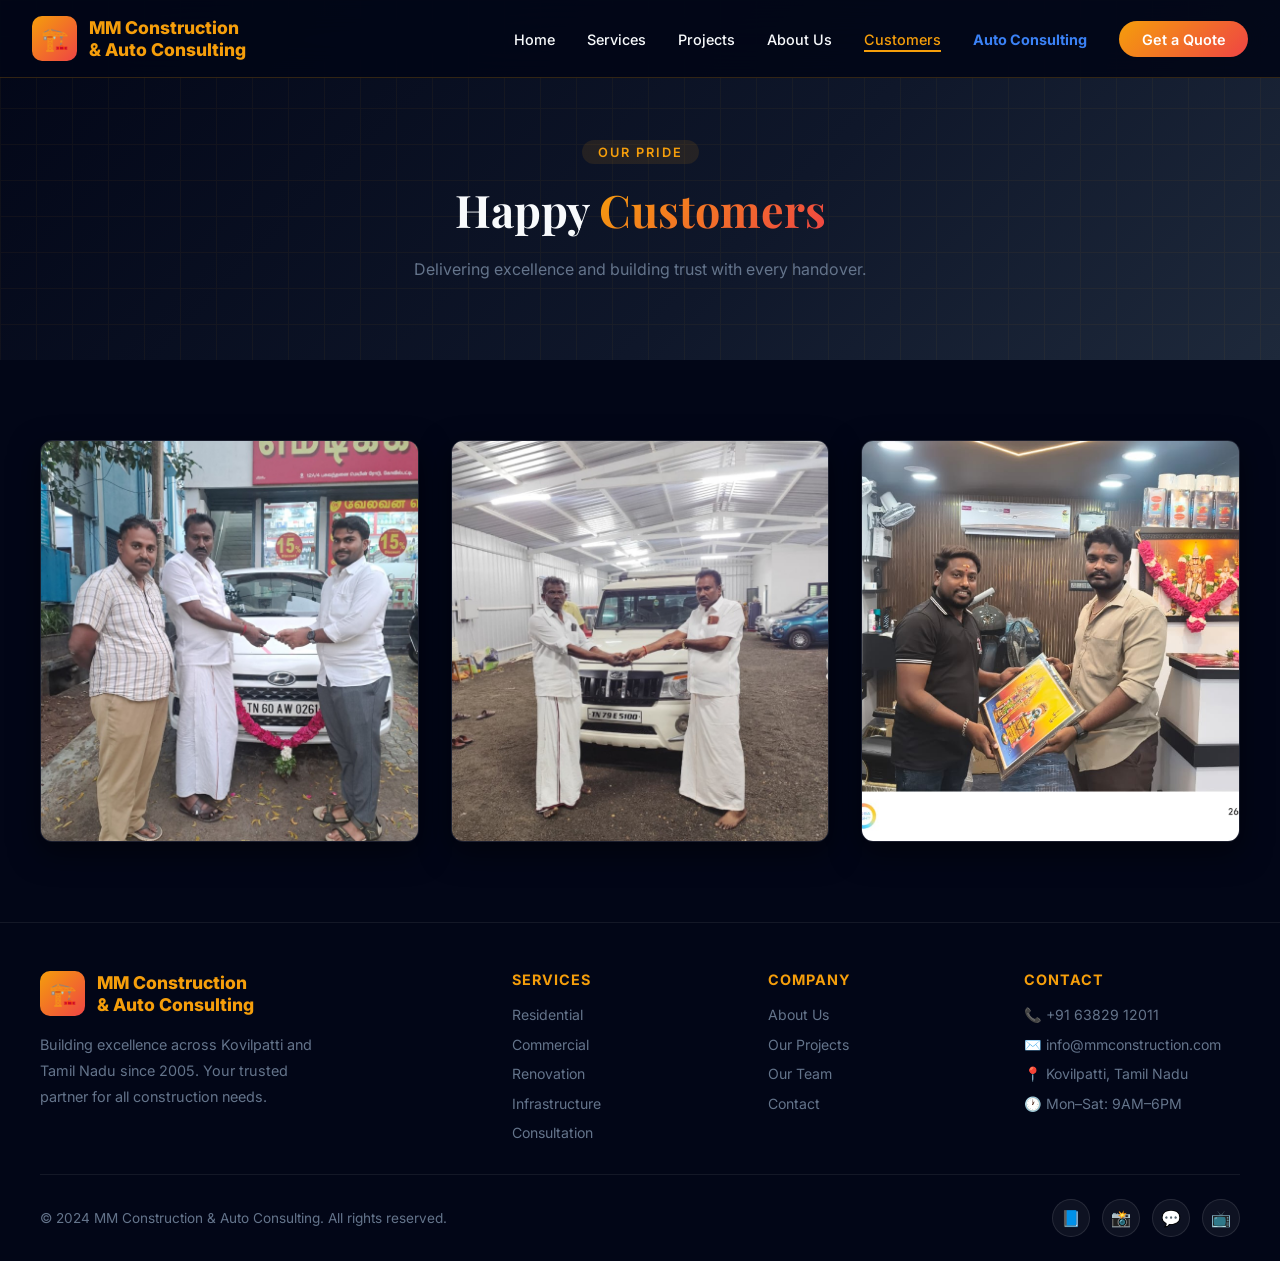
<file: customers.html>
﻿<!DOCTYPE html>
<html lang="en">
<head>
  <meta charset="UTF-8"/>
  <meta name="viewport" content="width=device-width, initial-scale=1.0"/>
  <meta name="description" content="Meet our happy customers at MM Construction & Auto Consulting."/>
  <title>Our Customers | MM Construction & Auto Consulting</title>
  <link rel="stylesheet" href="style.css"/>
  <style>
    .page-hero {
      min-height: 40vh;
      display: flex; align-items: center; justify-content: center;
      background: linear-gradient(135deg, #020617 0%, #0f172a 60%, #1e293b 100%);
      text-align: center;
      padding: 8rem 2rem 4rem;
      position: relative; overflow: hidden;
    }
    .page-hero::before {
      content: ''; position: absolute; inset: 0;
      background: url('data:image/svg+xml,<svg xmlns="http://www.w3.org/2000/svg" viewBox="0 0 100 100"><defs><pattern id="grid" width="10" height="10" patternUnits="userSpaceOnUse"><path d="M 10 0 L 0 0 0 10" fill="none" stroke="rgba(245,158,11,0.05)" stroke-width="0.5"/></pattern></defs><rect width="100" height="100" fill="url(%23grid)"/></svg>');
    }
  </style>
</head>
<body>

<!-- NAV -->
<nav id="navbar">
  <a href="index.html" class="nav-logo">
    <div class="logo-icon">🏗️</div>
    <div class="logo-text" style="font-size: 0.85rem;">
      <span>MM Construction</span>
      <span>& Auto Consulting</span>
    </div>
  </a>
  <ul class="nav-links">
    <li><a href="index.html">Home</a></li>
    <li><a href="services.html">Services</a></li>
    <li><a href="projects.html">Projects</a></li>
    <li><a href="about.html">About Us</a></li>
    <li><a href="customers.html" class="active">Customers</a></li>
    <li><a href="auto-consulting.html" style="color: #3b82f6; font-weight: 700;">Auto Consulting</a></li>
    <li><a href="contact.html" class="nav-cta">Get a Quote</a></li>
  </ul>
  <button class="hamburger" id="hamburger" aria-label="Menu">
    <span></span><span></span><span></span>
  </button>
</nav>

<div class="mobile-nav" id="mobileNav">
  <a href="index.html">🏠 Home</a>
  <a href="services.html">🔧 Services</a>
  <a href="projects.html">🏢 Projects</a>
  <a href="about.html">ℹ️ About Us</a>
  <a href="customers.html">🤝 Customers</a>
  <a href="contact.html">📞 Get a Quote</a>
</div>

<div class="page-hero">
  <div style="position:relative;">
    <div class="section-tag">Our Pride</div>
    <h1 class="section-title">Happy <span class="highlight">Customers</span></h1>
    <p class="section-desc">Delivering excellence and building trust with every handover.</p>
  </div>
</div>

<section class="customers-section" style="padding: 5rem 2rem; background: var(--dark-bg); text-align: center;">
  <div style="max-width: 1200px; margin: 0 auto;">
    <div style="display: grid; grid-template-columns: repeat(auto-fit, minmax(300px, 1fr)); gap: 2rem;">
      <div style="border-radius: 12px; overflow: hidden; border: 1px solid rgba(255,255,255,0.1); box-shadow: 0 10px 30px rgba(0,0,0,0.5);">
        <img src="customer-1.jpg" alt="Happy Customer 1" style="width: 100%; height: 400px; object-fit: cover; display: block; transition: transform 0.3s ease;" onmouseover="this.style.transform='scale(1.05)'" onmouseout="this.style.transform='scale(1)'"/>
      </div>
      <div style="border-radius: 12px; overflow: hidden; border: 1px solid rgba(255,255,255,0.1); box-shadow: 0 10px 30px rgba(0,0,0,0.5);">
        <img src="customer-2.jpg" alt="Happy Customer 2" style="width: 100%; height: 400px; object-fit: cover; display: block; transition: transform 0.3s ease;" onmouseover="this.style.transform='scale(1.05)'" onmouseout="this.style.transform='scale(1)'"/>
      </div>
      <div style="border-radius: 12px; overflow: hidden; border: 1px solid rgba(255,255,255,0.1); box-shadow: 0 10px 30px rgba(0,0,0,0.5);">
        <img src="customer-3.png" alt="Happy Customer 3" style="width: 100%; height: 400px; object-fit: cover; display: block; transition: transform 0.3s ease;" onmouseover="this.style.transform='scale(1.05)'" onmouseout="this.style.transform='scale(1)'"/>
      </div>
    </div>
  </div>
</section>

<!-- FOOTER -->
<footer>
  <div class="footer-grid">
    <div class="footer-brand">
      <a href="index.html" class="nav-logo" style="text-decoration:none;">
        <div class="logo-icon">🏗️</div>
        <div class="logo-text" style="font-size: 0.85rem;">
          <span>MM Construction</span>
          <span>& Auto Consulting</span>
        </div>
      </a>
      <p>Building excellence across Kovilpatti and Tamil Nadu since 2005. Your trusted partner for all construction needs.</p>
    </div>
    <div class="footer-col">
      <h4>Services</h4>
      <ul>
        <li><a href="services.html">Residential</a></li>
        <li><a href="services.html">Commercial</a></li>
        <li><a href="services.html">Renovation</a></li>
        <li><a href="services.html">Infrastructure</a></li>
        <li><a href="services.html">Consultation</a></li>
      </ul>
    </div>
    <div class="footer-col">
      <h4>Company</h4>
      <ul>
        <li><a href="about.html">About Us</a></li>
        <li><a href="projects.html">Our Projects</a></li>
        <li><a href="about.html#team">Our Team</a></li>
        <li><a href="contact.html">Contact</a></li>
      </ul>
    </div>
    <div class="footer-col">
      <h4>Contact</h4>
      <ul>
        <li><a href="tel:+916382912011">📞 +91 63829 12011</a></li>
        <li><a href="mailto:info@mmconstruction.com">✉️ info@mmconstruction.com</a></li>
        <li><a href="#">📍 Kovilpatti, Tamil Nadu</a></li>
        <li><a href="#">🕐 Mon–Sat: 9AM–6PM</a></li>
      </ul>
    </div>
  </div>
  <div class="footer-bottom">
    <p>© 2024 MM Construction & Auto Consulting. All rights reserved.</p>
    <div class="social-links">
      <a href="#" class="social-link" title="Facebook">📘</a>
      <a href="#" class="social-link" title="Instagram">📸</a>
      <a href="#" class="social-link" title="WhatsApp">💬</a>
      <a href="#" class="social-link" title="YouTube">📺</a>
    </div>
  </div>
</footer>

<script>
  const hamburger = document.getElementById('hamburger');
  const mobileNav = document.getElementById('mobileNav');
  hamburger.addEventListener('click', () => {
    mobileNav.classList.toggle('open');
  });
</script>
</body>
</html>
</file>
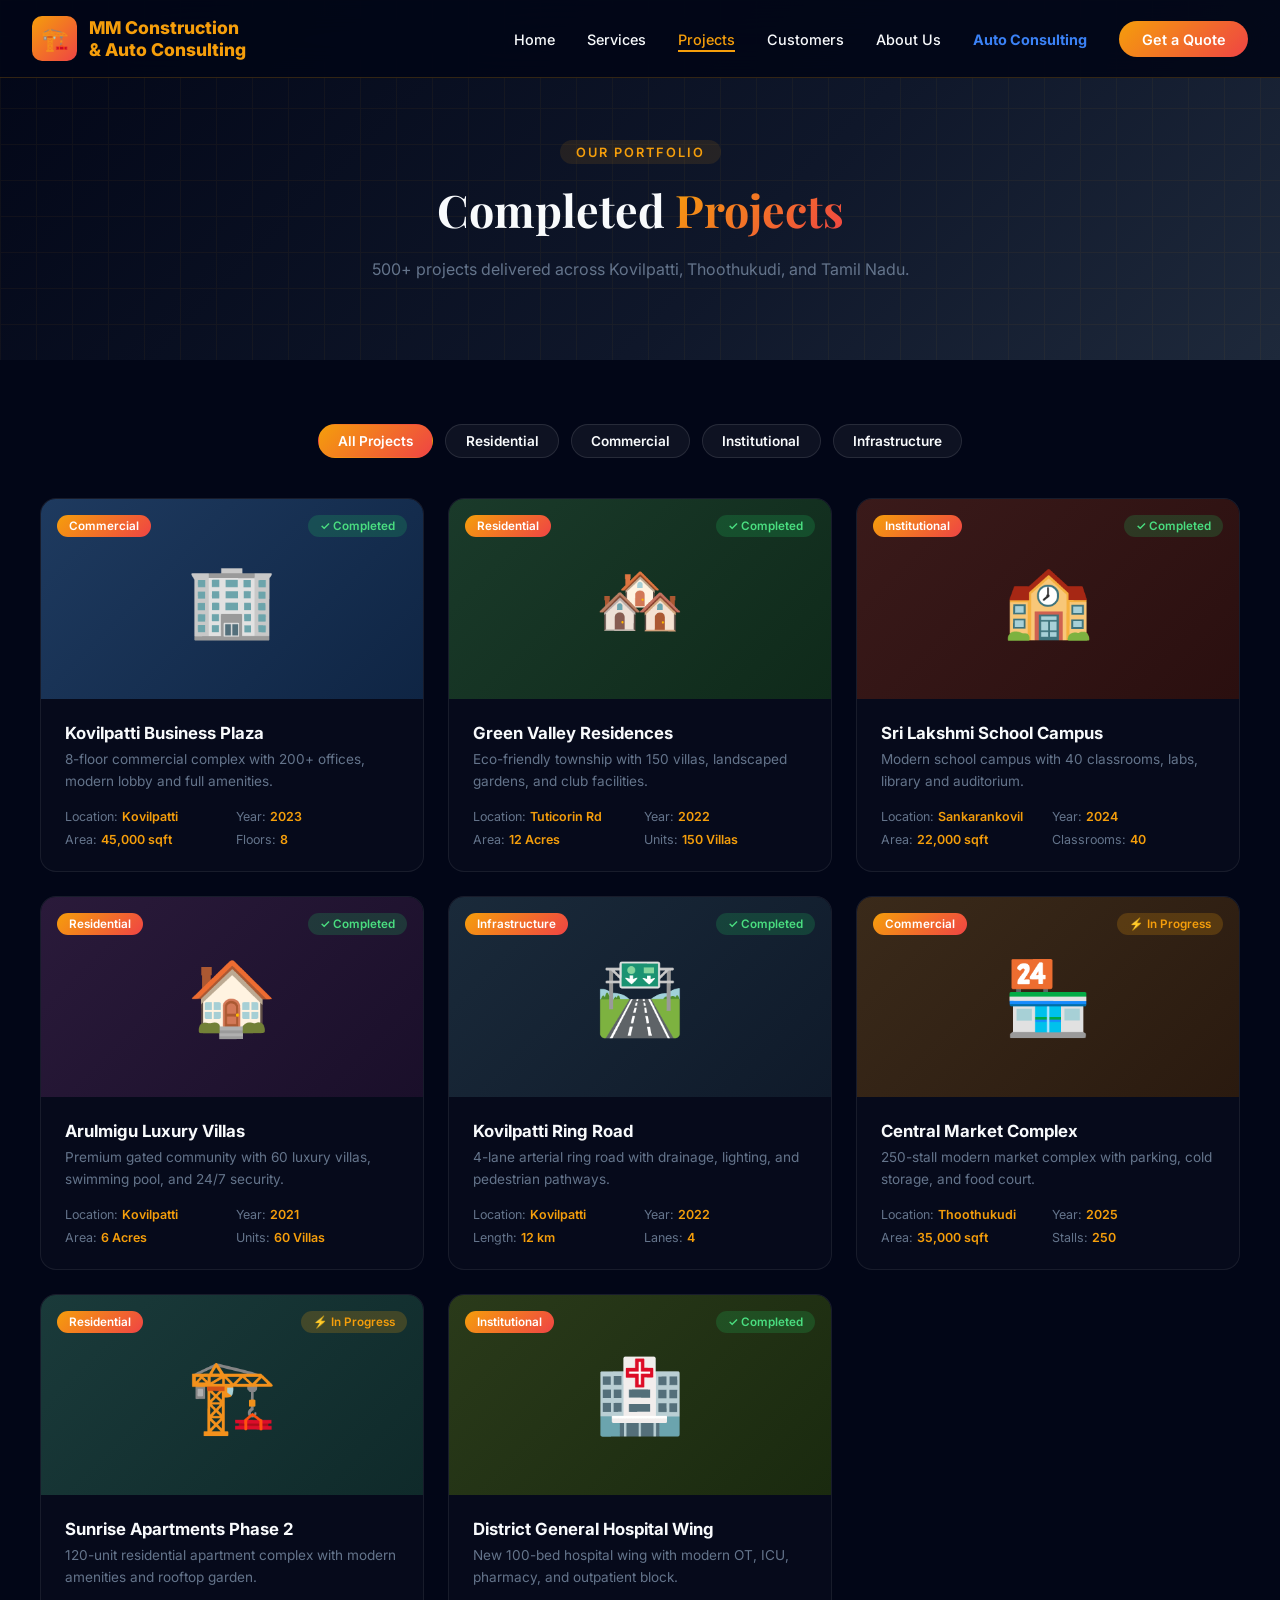
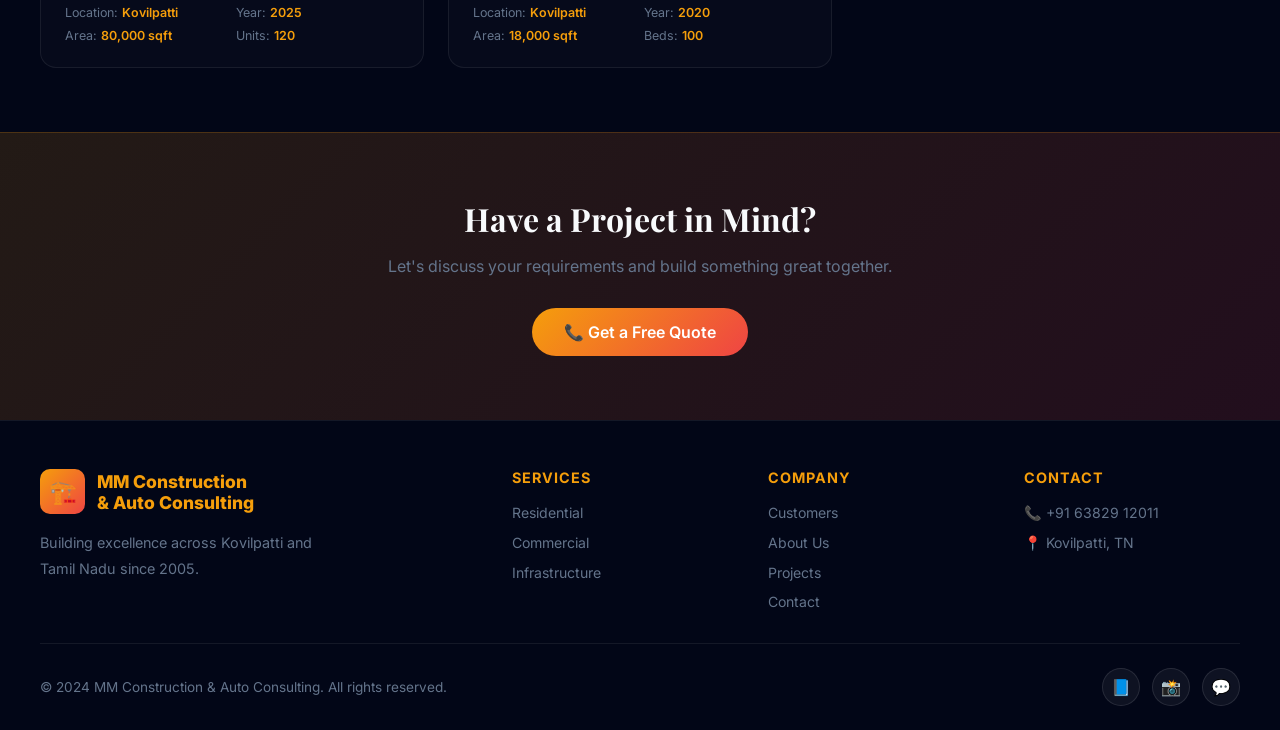
<file: projects.html>
﻿<!DOCTYPE html>
<html lang="en">
<head>
  <meta charset="UTF-8"/>
  <meta name="viewport" content="width=device-width, initial-scale=1.0"/>
  <meta name="description" content="MM Construction & Auto Consulting Projects – View our completed residential, commercial, and infrastructure projects across Tamil Nadu."/>
  <title>Our Projects | MM Construction & Auto Consulting</title>
  <link rel="stylesheet" href="style.css"/>
  <style>
    .page-hero {
      min-height: 40vh;
      display: flex; align-items: center; justify-content: center;
      background: linear-gradient(135deg, #020617 0%, #0f172a 60%, #1e293b 100%);
      text-align: center;
      padding: 8rem 2rem 4rem;
      position: relative; overflow: hidden;
    }
    .page-hero::before {
      content: ''; position: absolute; inset: 0;
      background: url('data:image/svg+xml,<svg xmlns="http://www.w3.org/2000/svg" viewBox="0 0 100 100"><defs><pattern id="grid" width="10" height="10" patternUnits="userSpaceOnUse"><path d="M 10 0 L 0 0 0 10" fill="none" stroke="rgba(245,158,11,0.05)" stroke-width="0.5"/></pattern></defs><rect width="100" height="100" fill="url(%23grid)"/></svg>');
    }
    .filter-bar {
      display: flex; gap: 0.75rem; flex-wrap: wrap;
      justify-content: center;
      margin-bottom: 2.5rem;
    }
    .filter-btn {
      background: rgba(255,255,255,0.05);
      border: 1px solid rgba(255,255,255,0.1);
      color: var(--light);
      padding: 0.5rem 1.2rem;
      border-radius: 50px;
      font-size: 0.85rem; font-weight: 600;
      cursor: pointer; font-family: inherit;
      transition: all 0.3s;
    }
    .filter-btn:hover, .filter-btn.active {
      background: var(--gradient);
      border-color: transparent;
      color: white;
    }
    .full-projects-grid {
      display: grid;
      grid-template-columns: repeat(auto-fill, minmax(320px, 1fr));
      gap: 1.5rem;
    }
    .proj-card {
      background: rgba(255,255,255,0.02);
      border: 1px solid rgba(255,255,255,0.07);
      border-radius: var(--radius);
      overflow: hidden;
      transition: all 0.4s;
    }
    .proj-card:hover {
      transform: translateY(-6px);
      box-shadow: var(--shadow);
      border-color: rgba(245,158,11,0.3);
    }
    .proj-thumb {
      height: 200px;
      display: flex; align-items: center; justify-content: center;
      font-size: 4.5rem;
      position: relative;
    }
    .proj-tag {
      position: absolute; top: 1rem; left: 1rem;
      background: var(--gradient);
      color: white; padding: 0.25rem 0.75rem;
      border-radius: 50px; font-size: 0.73rem; font-weight: 600;
    }
    .proj-status {
      position: absolute; top: 1rem; right: 1rem;
      padding: 0.25rem 0.75rem;
      border-radius: 50px; font-size: 0.73rem; font-weight: 600;
    }
    .status-done { background: rgba(34,197,94,0.2); color: #4ade80; }
    .status-progress { background: rgba(245,158,11,0.2); color: var(--primary); }
    .proj-body { padding: 1.5rem; }
    .proj-body h3 { font-size: 1.05rem; font-weight: 700; margin-bottom: 0.4rem; }
    .proj-body p { color: var(--gray); font-size: 0.85rem; line-height: 1.6; margin-bottom: 1rem; }
    .proj-details {
      display: grid; grid-template-columns: 1fr 1fr;
      gap: 0.5rem;
    }
    .proj-detail {
      font-size: 0.78rem; color: var(--gray);
    }
    .proj-detail span { color: var(--primary); font-weight: 600; }
  </style>
</head>
<body>

<nav id="navbar">
  <a href="index.html" class="nav-logo">
    <div class="logo-icon">🏗️</div>
    <div class="logo-text" style="font-size: 0.85rem; line-height: 1.2; display: flex; flex-direction: column;"><span>MM Construction</span><span>& Auto Consulting</span></div>
  </a>
  <ul class="nav-links">
    <li><a href="index.html">Home</a></li>
    <li><a href="services.html">Services</a></li>
    <li><a href="projects.html" class="active">Projects</a></li>
    <li><a href="customers.html">Customers</a></li>
    <li><a href="about.html">About Us</a></li>
    <li><a href="auto-consulting.html" style="color: #3b82f6; font-weight: 700;">Auto Consulting</a></li>
    <li><a href="contact.html" class="nav-cta">Get a Quote</a></li>
  </ul>
  <button class="hamburger" id="hamburger"><span></span><span></span><span></span></button>
</nav>
<div class="mobile-nav" id="mobileNav">
  <a href="index.html">🏠 Home</a>
  <a href="services.html">🔧 Services</a>
  <a href="projects.html">🏢 Projects</a>
  <a href="customers.html">🤝 Customers</a>
  <a href="about.html">ℹ️ About Us</a>
  <a href="contact.html">📞 Get a Quote</a>
</div>

<div class="page-hero">
  <div style="position:relative;">
    <div class="section-tag">Our Portfolio</div>
    <h1 class="section-title">Completed <span class="highlight">Projects</span></h1>
    <p class="section-desc">500+ projects delivered across Kovilpatti, Thoothukudi, and Tamil Nadu.</p>
  </div>
</div>

<section style="background: var(--darker); padding: 4rem 2rem;">
  <div class="container">
    <div class="filter-bar">
      <button class="filter-btn active" onclick="filter(this,'all')">All Projects</button>
      <button class="filter-btn" onclick="filter(this,'residential')">Residential</button>
      <button class="filter-btn" onclick="filter(this,'commercial')">Commercial</button>
      <button class="filter-btn" onclick="filter(this,'institutional')">Institutional</button>
      <button class="filter-btn" onclick="filter(this,'infrastructure')">Infrastructure</button>
    </div>

    <div class="full-projects-grid" id="projectsGrid">

      <div class="proj-card" data-cat="commercial">
        <div class="proj-thumb" style="background:linear-gradient(135deg,#1e3a5f,#0f2544);">
          🏢
          <span class="proj-tag">Commercial</span>
          <span class="proj-status status-done">✓ Completed</span>
        </div>
        <div class="proj-body">
          <h3>Kovilpatti Business Plaza</h3>
          <p>8-floor commercial complex with 200+ offices, modern lobby and full amenities.</p>
          <div class="proj-details">
            <div class="proj-detail">Location: <span>Kovilpatti</span></div>
            <div class="proj-detail">Year: <span>2023</span></div>
            <div class="proj-detail">Area: <span>45,000 sqft</span></div>
            <div class="proj-detail">Floors: <span>8</span></div>
          </div>
        </div>
      </div>

      <div class="proj-card" data-cat="residential">
        <div class="proj-thumb" style="background:linear-gradient(135deg,#1a3a2a,#0f2a1a);">
          🏘️
          <span class="proj-tag">Residential</span>
          <span class="proj-status status-done">✓ Completed</span>
        </div>
        <div class="proj-body">
          <h3>Green Valley Residences</h3>
          <p>Eco-friendly township with 150 villas, landscaped gardens, and club facilities.</p>
          <div class="proj-details">
            <div class="proj-detail">Location: <span>Tuticorin Rd</span></div>
            <div class="proj-detail">Year: <span>2022</span></div>
            <div class="proj-detail">Area: <span>12 Acres</span></div>
            <div class="proj-detail">Units: <span>150 Villas</span></div>
          </div>
        </div>
      </div>

      <div class="proj-card" data-cat="institutional">
        <div class="proj-thumb" style="background:linear-gradient(135deg,#3a1a1a,#2a0f0f);">
          🏫
          <span class="proj-tag">Institutional</span>
          <span class="proj-status status-done">✓ Completed</span>
        </div>
        <div class="proj-body">
          <h3>Sri Lakshmi School Campus</h3>
          <p>Modern school campus with 40 classrooms, labs, library and auditorium.</p>
          <div class="proj-details">
            <div class="proj-detail">Location: <span>Sankarankovil</span></div>
            <div class="proj-detail">Year: <span>2024</span></div>
            <div class="proj-detail">Area: <span>22,000 sqft</span></div>
            <div class="proj-detail">Classrooms: <span>40</span></div>
          </div>
        </div>
      </div>

      <div class="proj-card" data-cat="residential">
        <div class="proj-thumb" style="background:linear-gradient(135deg,#2a1a3a,#1a0f2a);">
          🏠
          <span class="proj-tag">Residential</span>
          <span class="proj-status status-done">✓ Completed</span>
        </div>
        <div class="proj-body">
          <h3>Arulmigu Luxury Villas</h3>
          <p>Premium gated community with 60 luxury villas, swimming pool, and 24/7 security.</p>
          <div class="proj-details">
            <div class="proj-detail">Location: <span>Kovilpatti</span></div>
            <div class="proj-detail">Year: <span>2021</span></div>
            <div class="proj-detail">Area: <span>6 Acres</span></div>
            <div class="proj-detail">Units: <span>60 Villas</span></div>
          </div>
        </div>
      </div>

      <div class="proj-card" data-cat="infrastructure">
        <div class="proj-thumb" style="background:linear-gradient(135deg,#1a2a3a,#0f1a2a);">
          🛣️
          <span class="proj-tag">Infrastructure</span>
          <span class="proj-status status-done">✓ Completed</span>
        </div>
        <div class="proj-body">
          <h3>Kovilpatti Ring Road</h3>
          <p>4-lane arterial ring road with drainage, lighting, and pedestrian pathways.</p>
          <div class="proj-details">
            <div class="proj-detail">Location: <span>Kovilpatti</span></div>
            <div class="proj-detail">Year: <span>2022</span></div>
            <div class="proj-detail">Length: <span>12 km</span></div>
            <div class="proj-detail">Lanes: <span>4</span></div>
          </div>
        </div>
      </div>

      <div class="proj-card" data-cat="commercial">
        <div class="proj-thumb" style="background:linear-gradient(135deg,#3a2a1a,#2a1a0f);">
          🏪
          <span class="proj-tag">Commercial</span>
          <span class="proj-status status-progress">⚡ In Progress</span>
        </div>
        <div class="proj-body">
          <h3>Central Market Complex</h3>
          <p>250-stall modern market complex with parking, cold storage, and food court.</p>
          <div class="proj-details">
            <div class="proj-detail">Location: <span>Thoothukudi</span></div>
            <div class="proj-detail">Year: <span>2025</span></div>
            <div class="proj-detail">Area: <span>35,000 sqft</span></div>
            <div class="proj-detail">Stalls: <span>250</span></div>
          </div>
        </div>
      </div>

      <div class="proj-card" data-cat="residential">
        <div class="proj-thumb" style="background:linear-gradient(135deg,#1a3a3a,#0f2a2a);">
          🏗️
          <span class="proj-tag">Residential</span>
          <span class="proj-status status-progress">⚡ In Progress</span>
        </div>
        <div class="proj-body">
          <h3>Sunrise Apartments Phase 2</h3>
          <p>120-unit residential apartment complex with modern amenities and rooftop garden.</p>
          <div class="proj-details">
            <div class="proj-detail">Location: <span>Kovilpatti</span></div>
            <div class="proj-detail">Year: <span>2025</span></div>
            <div class="proj-detail">Area: <span>80,000 sqft</span></div>
            <div class="proj-detail">Units: <span>120</span></div>
          </div>
        </div>
      </div>

      <div class="proj-card" data-cat="institutional">
        <div class="proj-thumb" style="background:linear-gradient(135deg,#2a3a1a,#1a2a0f);">
          🏥
          <span class="proj-tag">Institutional</span>
          <span class="proj-status status-done">✓ Completed</span>
        </div>
        <div class="proj-body">
          <h3>District General Hospital Wing</h3>
          <p>New 100-bed hospital wing with modern OT, ICU, pharmacy, and outpatient block.</p>
          <div class="proj-details">
            <div class="proj-detail">Location: <span>Kovilpatti</span></div>
            <div class="proj-detail">Year: <span>2020</span></div>
            <div class="proj-detail">Area: <span>18,000 sqft</span></div>
            <div class="proj-detail">Beds: <span>100</span></div>
          </div>
        </div>
      </div>

    </div>
  </div>
</section>

<section style="background: linear-gradient(135deg, #f59e0b22, #ef444422); border-top: 1px solid rgba(245,158,11,0.2); padding: 4rem 2rem; text-align:center;">
  <div class="container">
    <h2 style="font-family:'Playfair Display',serif; font-size:2rem; margin-bottom:1rem;">Have a Project in Mind?</h2>
    <p style="color:var(--gray); margin-bottom:2rem;">Let's discuss your requirements and build something great together.</p>
    <a href="contact.html" class="btn-primary">📞 Get a Free Quote</a>
  </div>
</section>

<footer>
  <div class="footer-grid">
    <div class="footer-brand">
      <a href="index.html" class="nav-logo"><div class="logo-icon">🏗️</div><div class="logo-text" style="font-size: 0.85rem; line-height: 1.2; display: flex; flex-direction: column;"><span>MM Construction</span><span>& Auto Consulting</span></div></a>
      <p>Building excellence across Kovilpatti and Tamil Nadu since 2005.</p>
    </div>
    <div class="footer-col"><h4>Services</h4><ul><li><a href="services.html">Residential</a></li><li><a href="services.html">Commercial</a></li><li><a href="services.html">Infrastructure</a></li></ul></div>
    <div class="footer-col"><h4>Company</h4><ul><li><a href="customers.html">Customers</a></li>
    <li><a href="about.html">About Us</a></li><li><a href="projects.html">Projects</a></li><li><a href="contact.html">Contact</a></li></ul></div>
    <div class="footer-col"><h4>Contact</h4><ul><li><a href="tel:+916382912011">📞 +91 63829 12011</a></li><li><a href="#">📍 Kovilpatti, TN</a></li></ul></div>
  </div>
  <div class="footer-bottom">
    <p>© 2024 MM Construction & Auto Consulting. All rights reserved.</p>
    <div class="social-links">
      <a href="#" class="social-link">📘</a>
      <a href="#" class="social-link">📸</a>
      <a href="#" class="social-link">💬</a>
    </div>
  </div>
</footer>

<script>
  document.getElementById('hamburger').addEventListener('click', () => {
    document.getElementById('mobileNav').classList.toggle('open');
  });

  function filter(btn, cat) {
    document.querySelectorAll('.filter-btn').forEach(b => b.classList.remove('active'));
    btn.classList.add('active');
    document.querySelectorAll('.proj-card').forEach(card => {
      if (cat === 'all' || card.dataset.cat === cat) {
        card.style.display = '';
      } else {
        card.style.display = 'none';
      }
    });
  }
</script>
</body>
</html>
</file>
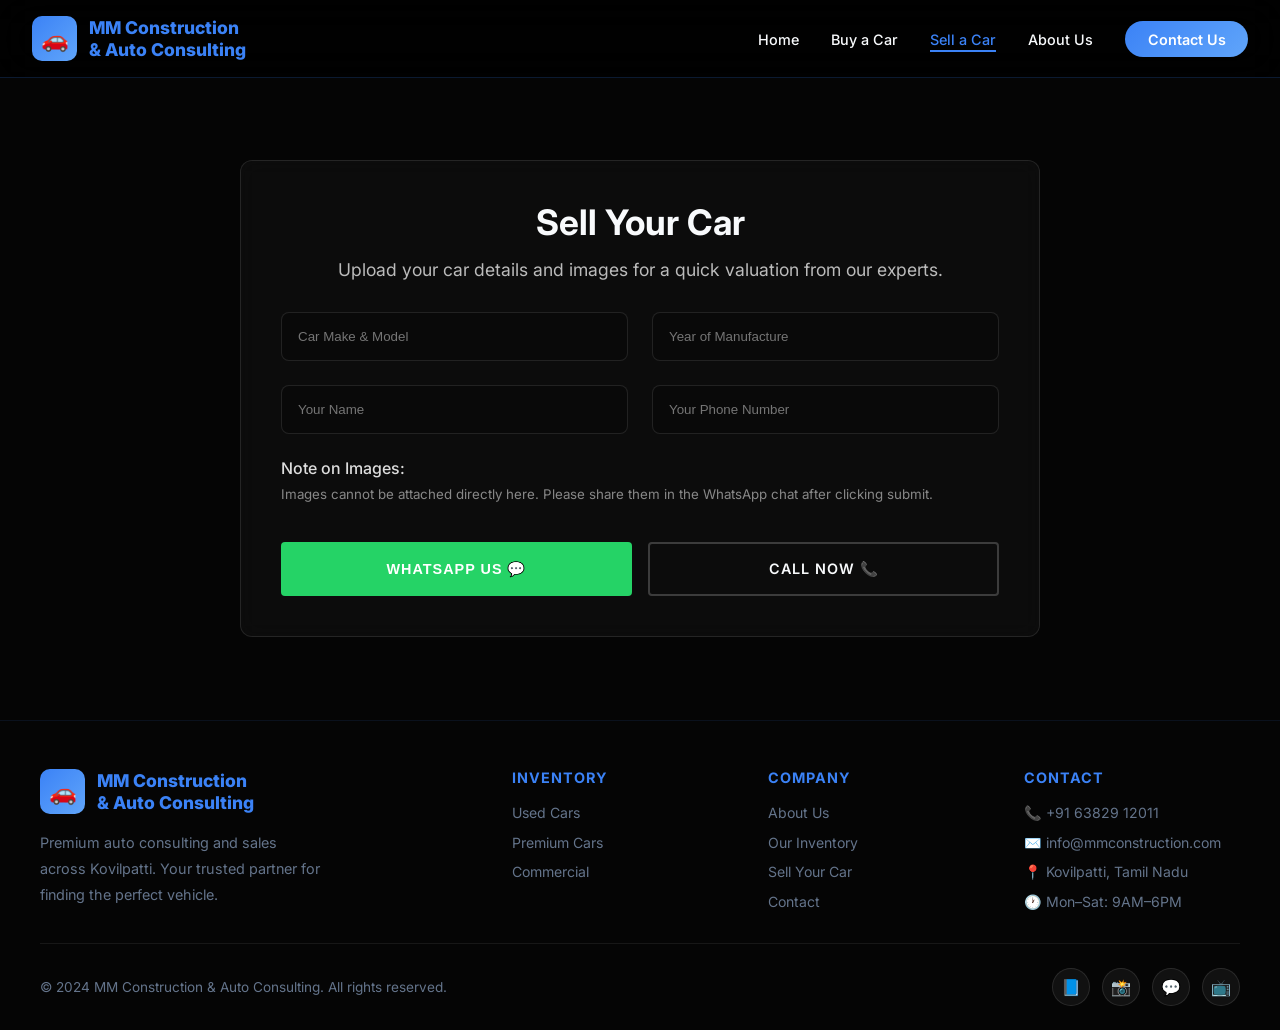
<file: sell.html>
﻿<!DOCTYPE html>
<html lang="en">

<head>
  <meta charset="UTF-8" />
  <meta name="viewport" content="width=device-width, initial-scale=1.0" />
  <meta name="description"
    content="MM Auto Consulting – Sell your car easily. Get the best valuation from our experts." />
  <title>Sell Your Car | MM Auto Consulting</title>
  <link rel="stylesheet" href="style.css" />
  <link rel="stylesheet" href="auto-style.css" />
</head>

<body>

  <!-- NAV -->
  <nav id="navbar">
    <a href="index.html" class="nav-logo">
      <div class="logo-icon">🚗</div>
      <div class="logo-text" style="font-size: 0.85rem;">
        <span>MM Construction</span>
        <span>& Auto Consulting</span>
      </div>
    </a>
    <ul class="nav-links">
      <li><a href="auto-consulting.html">Home</a></li>
      <li><a href="sales.html">Buy a Car</a></li>
      <li><a href="sell.html" class="active">Sell a Car</a></li>
      <li><a href="#">About Us</a></li>
      <li><a href="contact.html" class="nav-cta">Contact Us</a></li>
    </ul>
    <button class="hamburger" id="hamburger" aria-label="Menu">
      <span></span><span></span><span></span>
    </button>
  </nav>

  <div class="mobile-nav" id="mobileNav">
    <a href="auto-consulting.html">🏠 Home</a>
    <a href="sales.html">🚗 Buy a Car</a>
    <a href="sell.html">💰 Sell a Car</a>
    <a href="#">ℹ️ About Us</a>
    <a href="contact.html">📞 Contact</a>
  </div>

  <!-- SELL YOUR CAR SECTION -->
  <section id="sell-car" style="padding: 10rem 2rem 5rem 2rem; background: var(--dark-bg); min-height: 80vh;">
    <div
      style="max-width: 800px; margin: 0 auto; background: rgba(255, 255, 255, 0.03); border: 1px solid rgba(255, 255, 255, 0.1); border-radius: 12px; padding: 2.5rem; backdrop-filter: blur(10px);">
      <div style="text-align: center; margin-bottom: 2rem;">
        <h2 style="font-size: 2.2rem; margin-bottom: 1rem;">Sell Your <span class="highlight">Car</span></h2>
        <p style="color: #bbb; font-size: 1.1rem;">Upload your car details and images for a quick valuation from our
          experts.</p>
      </div>
      <form id="sellForm" style="display: flex; flex-direction: column; gap: 1.5rem;">
        <div style="display: grid; grid-template-columns: 1fr 1fr; gap: 1.5rem;">
          <input type="text" id="carMake" placeholder="Car Make & Model"
            style="padding: 1rem; border-radius: 8px; border: 1px solid rgba(255,255,255,0.1); background: rgba(0,0,0,0.2); color: white; width: 100%; box-sizing: border-box;"
            required />
          <input type="number" id="carYear" placeholder="Year of Manufacture"
            style="padding: 1rem; border-radius: 8px; border: 1px solid rgba(255,255,255,0.1); background: rgba(0,0,0,0.2); color: white; width: 100%; box-sizing: border-box;"
            required />
        </div>
        <div style="display: grid; grid-template-columns: 1fr 1fr; gap: 1.5rem;">
          <input type="text" id="userName" placeholder="Your Name"
            style="padding: 1rem; border-radius: 8px; border: 1px solid rgba(255,255,255,0.1); background: rgba(0,0,0,0.2); color: white; width: 100%; box-sizing: border-box;"
            required />
          <input type="tel" id="userPhone" placeholder="Your Phone Number"
            style="padding: 1rem; border-radius: 8px; border: 1px solid rgba(255,255,255,0.1); background: rgba(0,0,0,0.2); color: white; width: 100%; box-sizing: border-box;"
            required />
        </div>

        <div style="display: flex; flex-direction: column; gap: 0.5rem;">
          <label style="color: #ddd; font-weight: 500;">Note on Images:</label>
          <small style="color: #888;">Images cannot be attached directly here. Please share them in the WhatsApp chat after clicking submit.</small>
        </div>

        <div style="display: grid; grid-template-columns: 1fr 1fr; gap: 1rem; margin-top: 1rem;">
          <button type="submit" class="btn-primary"
            style="border: none; cursor: pointer; font-size: 1.1rem; padding: 1rem; width: 100%; display: flex; justify-content: center; align-items: center; gap: 0.5rem; background: #25D366; color: white;">
            WhatsApp Us 💬
          </button>
          <a href="tel:+916382912011" class="btn-outline"
            style="text-align: center; font-size: 1.1rem; padding: 1rem; width: 100%; display: flex; justify-content: center; align-items: center; gap: 0.5rem; box-sizing: border-box; text-decoration: none;">
            Call Now 📞
          </a>
        </div>
      </form>

      <script>
        document.getElementById('sellForm').addEventListener('submit', function(e) {
          e.preventDefault();
          const make = document.getElementById('carMake').value;
          const year = document.getElementById('carYear').value;
          const name = document.getElementById('userName').value;
          const phone = document.getElementById('userPhone').value;
          
          const text = `Hi, I want to sell my car.%0A%0A*Name:* ${name}%0A*Phone:* ${phone}%0A*Car Make & Model:* ${make}%0A*Year:* ${year}`;
          const waLink = `https://wa.me/916382912011?text=${text}`;
          window.open(waLink, '_blank');
        });
      </script>
    </div>
  </section>

  <!-- FOOTER -->
  <footer>
    <div class="footer-grid">
      <div class="footer-brand">
        <a href="index.html" class="nav-logo" style="text-decoration:none;">
          <div class="logo-icon">🚗</div>
          <div class="logo-text" style="font-size: 0.85rem;">
            <span>MM Construction</span>
            <span>& Auto Consulting</span>
          </div>
        </a>
        <p>Premium auto consulting and sales across Kovilpatti. Your trusted partner for finding the perfect vehicle.
        </p>
      </div>
      <div class="footer-col">
        <h4>Inventory</h4>
        <ul>
          <li><a href="sales.html">Used Cars</a></li>
          <li><a href="sales.html">Premium Cars</a></li>
          <li><a href="sales.html">Commercial</a></li>
        </ul>
      </div>
      <div class="footer-col">
        <h4>Company</h4>
        <ul>
          <li><a href="#">About Us</a></li>
          <li><a href="sales.html">Our Inventory</a></li>
          <li><a href="sell.html">Sell Your Car</a></li>
          <li><a href="contact.html">Contact</a></li>
        </ul>
      </div>
      <div class="footer-col">
        <h4>Contact</h4>
        <ul>
          <li><a href="tel:+916382912011">📞 +91 63829 12011</a></li>
          <li><a href="mailto:info@mmconstruction.com">✉️ info@mmconstruction.com</a></li>
          <li><a href="#">📍 Kovilpatti, Tamil Nadu</a></li>
          <li><a href="#">🕐 Mon–Sat: 9AM–6PM</a></li>
        </ul>
      </div>
    </div>
    <div class="footer-bottom">
      <p>© 2024 MM Construction & Auto Consulting. All rights reserved.</p>
      <div class="social-links">
        <a href="#" class="social-link" title="Facebook">📘</a>
        <a href="#" class="social-link" title="Instagram">📸</a>
        <a href="#" class="social-link" title="WhatsApp">💬</a>
        <a href="#" class="social-link" title="YouTube">📺</a>
      </div>
    </div>
  </footer>

  <script>
    const hamburger = document.getElementById('hamburger');
    const mobileNav = document.getElementById('mobileNav');
    hamburger.addEventListener('click', () => {
      mobileNav.classList.toggle('open');
    });
  </script>
</body>

</html>
</file>
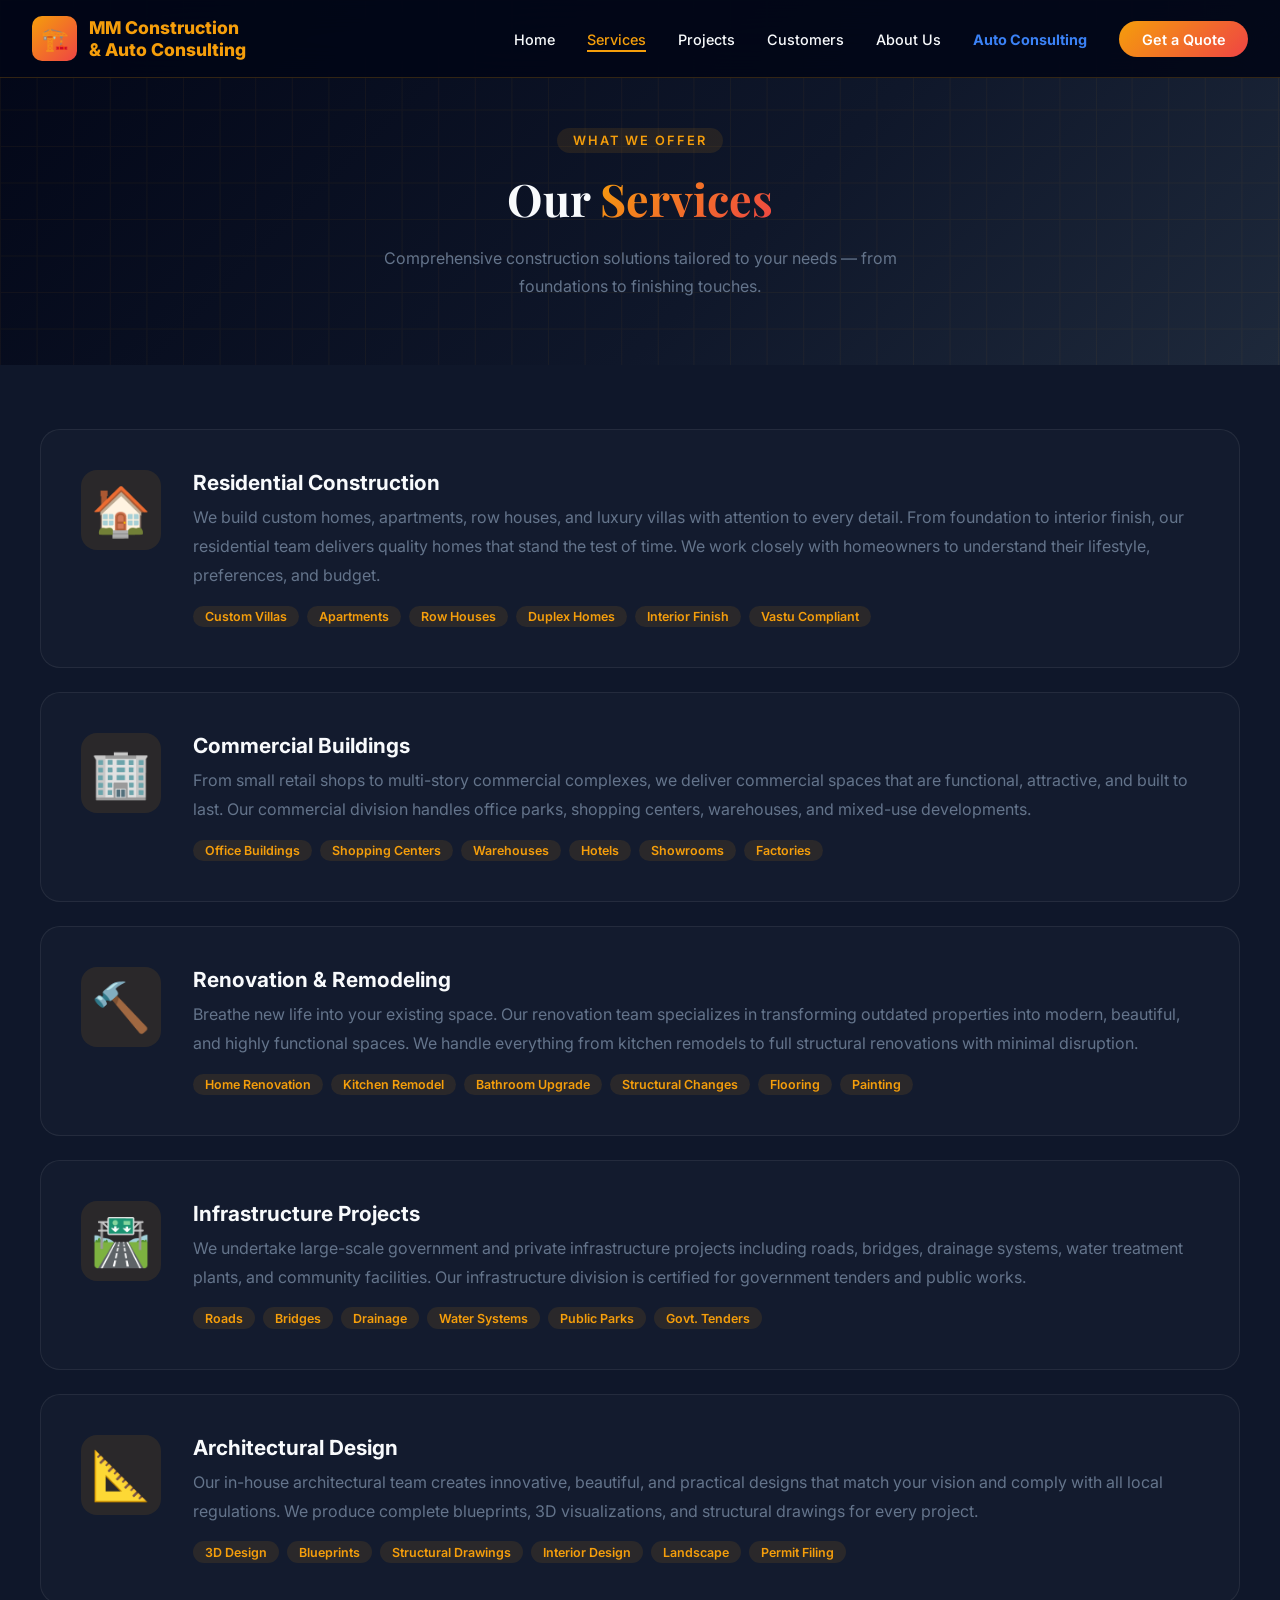
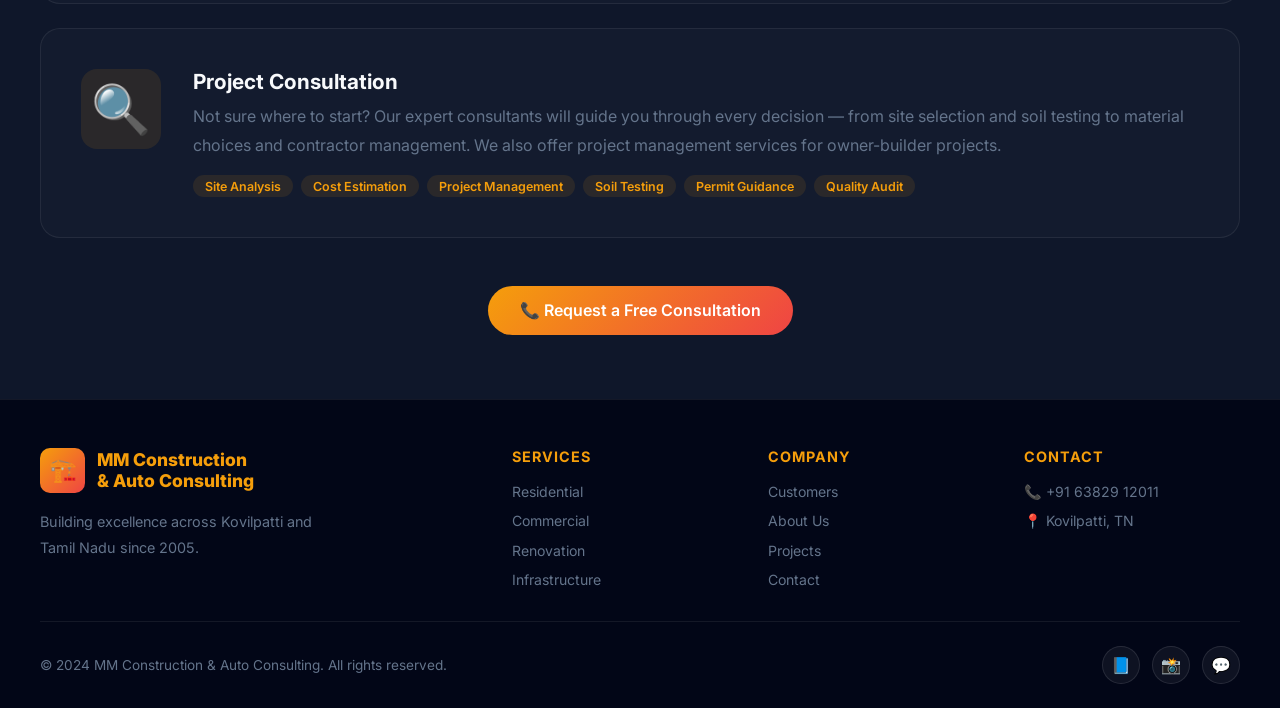
<file: services.html>
﻿<!DOCTYPE html>
<html lang="en">
<head>
  <meta charset="UTF-8"/>
  <meta name="viewport" content="width=device-width, initial-scale=1.0"/>
  <meta name="description" content="MM Construction & Auto Consulting Services – Residential, Commercial, Renovation, Infrastructure & Architectural Design services in Tamil Nadu."/>
  <title>Our Services | MM Construction & Auto Consulting</title>
  <link rel="stylesheet" href="style.css"/>
  <style>
    .services-hero {
      min-height: 40vh;
      display: flex; align-items: center; justify-content: center;
      background: linear-gradient(135deg, #020617 0%, #0f172a 60%, #1e293b 100%);
      text-align: center;
      padding: 8rem 2rem 4rem;
      position: relative; overflow: hidden;
    }
    .services-hero::before {
      content: ''; position: absolute; inset: 0;
      background: url('data:image/svg+xml,<svg xmlns="http://www.w3.org/2000/svg" viewBox="0 0 100 100"><defs><pattern id="grid" width="10" height="10" patternUnits="userSpaceOnUse"><path d="M 10 0 L 0 0 0 10" fill="none" stroke="rgba(245,158,11,0.05)" stroke-width="0.5"/></pattern></defs><rect width="100" height="100" fill="url(%23grid)"/></svg>');
    }
    .detail-card {
      background: rgba(255,255,255,0.02);
      border: 1px solid rgba(255,255,255,0.07);
      border-radius: 20px;
      padding: 2.5rem;
      margin-bottom: 1.5rem;
      display: grid;
      grid-template-columns: auto 1fr;
      gap: 2rem;
      align-items: start;
      transition: all 0.3s;
    }
    .detail-card:hover {
      border-color: rgba(245,158,11,0.3);
      transform: translateX(5px);
    }
    .detail-icon {
      font-size: 3rem;
      width: 80px; height: 80px;
      background: rgba(245,158,11,0.1);
      border-radius: 16px;
      display: flex; align-items: center; justify-content: center;
      flex-shrink: 0;
    }
    .detail-content h3 { font-size: 1.3rem; font-weight: 700; margin-bottom: 0.5rem; }
    .detail-content p { color: var(--gray); line-height: 1.8; margin-bottom: 1rem; }
    .feature-list { display: flex; flex-wrap: wrap; gap: 0.5rem; }
    .feature-tag {
      background: rgba(245,158,11,0.1);
      color: var(--primary);
      padding: 0.2rem 0.75rem;
      border-radius: 50px;
      font-size: 0.78rem; font-weight: 600;
    }
    @media(max-width:600px) {
      .detail-card { grid-template-columns: 1fr; }
    }
  </style>
</head>
<body>

<nav id="navbar">
  <a href="index.html" class="nav-logo">
    <div class="logo-icon">🏗️</div>
    <div class="logo-text" style="font-size: 0.85rem;">
      <span>MM Construction</span>
      <span>& Auto Consulting</span>
    </div>
  </a>
  <ul class="nav-links">
    <li><a href="index.html">Home</a></li>
    <li><a href="services.html" class="active">Services</a></li>
    <li><a href="projects.html">Projects</a></li>
    <li><a href="customers.html">Customers</a></li>
    <li><a href="about.html">About Us</a></li>
    <li><a href="auto-consulting.html" style="color: #3b82f6; font-weight: 700;">Auto Consulting</a></li>
    <li><a href="contact.html" class="nav-cta">Get a Quote</a></li>
  </ul>
  <button class="hamburger" id="hamburger"><span></span><span></span><span></span></button>
</nav>
<div class="mobile-nav" id="mobileNav">
  <a href="index.html">🏠 Home</a>
  <a href="services.html">🔧 Services</a>
  <a href="projects.html">🏢 Projects</a>
  <a href="customers.html">🤝 Customers</a>
  <a href="about.html">ℹ️ About Us</a>
  <a href="contact.html">📞 Get a Quote</a>
</div>

<div class="services-hero">
  <div style="position:relative;">
    <div class="section-tag">What We Offer</div>
    <h1 class="section-title">Our <span class="highlight">Services</span></h1>
    <p class="section-desc">Comprehensive construction solutions tailored to your needs — from foundations to finishing touches.</p>
  </div>
</div>

<section style="background: var(--dark); padding: 4rem 2rem;">
  <div class="container">
    <div class="detail-card">
      <div class="detail-icon">🏠</div>
      <div class="detail-content">
        <h3>Residential Construction</h3>
        <p>We build custom homes, apartments, row houses, and luxury villas with attention to every detail. From foundation to interior finish, our residential team delivers quality homes that stand the test of time. We work closely with homeowners to understand their lifestyle, preferences, and budget.</p>
        <div class="feature-list">
          <span class="feature-tag">Custom Villas</span>
          <span class="feature-tag">Apartments</span>
          <span class="feature-tag">Row Houses</span>
          <span class="feature-tag">Duplex Homes</span>
          <span class="feature-tag">Interior Finish</span>
          <span class="feature-tag">Vastu Compliant</span>
        </div>
      </div>
    </div>

    <div class="detail-card">
      <div class="detail-icon">🏢</div>
      <div class="detail-content">
        <h3>Commercial Buildings</h3>
        <p>From small retail shops to multi-story commercial complexes, we deliver commercial spaces that are functional, attractive, and built to last. Our commercial division handles office parks, shopping centers, warehouses, and mixed-use developments.</p>
        <div class="feature-list">
          <span class="feature-tag">Office Buildings</span>
          <span class="feature-tag">Shopping Centers</span>
          <span class="feature-tag">Warehouses</span>
          <span class="feature-tag">Hotels</span>
          <span class="feature-tag">Showrooms</span>
          <span class="feature-tag">Factories</span>
        </div>
      </div>
    </div>

    <div class="detail-card">
      <div class="detail-icon">🔨</div>
      <div class="detail-content">
        <h3>Renovation & Remodeling</h3>
        <p>Breathe new life into your existing space. Our renovation team specializes in transforming outdated properties into modern, beautiful, and highly functional spaces. We handle everything from kitchen remodels to full structural renovations with minimal disruption.</p>
        <div class="feature-list">
          <span class="feature-tag">Home Renovation</span>
          <span class="feature-tag">Kitchen Remodel</span>
          <span class="feature-tag">Bathroom Upgrade</span>
          <span class="feature-tag">Structural Changes</span>
          <span class="feature-tag">Flooring</span>
          <span class="feature-tag">Painting</span>
        </div>
      </div>
    </div>

    <div class="detail-card">
      <div class="detail-icon">🛣️</div>
      <div class="detail-content">
        <h3>Infrastructure Projects</h3>
        <p>We undertake large-scale government and private infrastructure projects including roads, bridges, drainage systems, water treatment plants, and community facilities. Our infrastructure division is certified for government tenders and public works.</p>
        <div class="feature-list">
          <span class="feature-tag">Roads</span>
          <span class="feature-tag">Bridges</span>
          <span class="feature-tag">Drainage</span>
          <span class="feature-tag">Water Systems</span>
          <span class="feature-tag">Public Parks</span>
          <span class="feature-tag">Govt. Tenders</span>
        </div>
      </div>
    </div>

    <div class="detail-card">
      <div class="detail-icon">📐</div>
      <div class="detail-content">
        <h3>Architectural Design</h3>
        <p>Our in-house architectural team creates innovative, beautiful, and practical designs that match your vision and comply with all local regulations. We produce complete blueprints, 3D visualizations, and structural drawings for every project.</p>
        <div class="feature-list">
          <span class="feature-tag">3D Design</span>
          <span class="feature-tag">Blueprints</span>
          <span class="feature-tag">Structural Drawings</span>
          <span class="feature-tag">Interior Design</span>
          <span class="feature-tag">Landscape</span>
          <span class="feature-tag">Permit Filing</span>
        </div>
      </div>
    </div>

    <div class="detail-card">
      <div class="detail-icon">🔍</div>
      <div class="detail-content">
        <h3>Project Consultation</h3>
        <p>Not sure where to start? Our expert consultants will guide you through every decision — from site selection and soil testing to material choices and contractor management. We also offer project management services for owner-builder projects.</p>
        <div class="feature-list">
          <span class="feature-tag">Site Analysis</span>
          <span class="feature-tag">Cost Estimation</span>
          <span class="feature-tag">Project Management</span>
          <span class="feature-tag">Soil Testing</span>
          <span class="feature-tag">Permit Guidance</span>
          <span class="feature-tag">Quality Audit</span>
        </div>
      </div>
    </div>

    <div style="text-align:center; margin-top:3rem;">
      <a href="contact.html" class="btn-primary">📞 Request a Free Consultation</a>
    </div>
  </div>
</section>

<footer>
  <div class="footer-grid">
    <div class="footer-brand">
      <a href="index.html" class="nav-logo"><div class="logo-icon">🏗️</div><div class="logo-text" style="font-size: 0.85rem; line-height: 1.2; display: flex; flex-direction: column;"><span>MM Construction</span><span>& Auto Consulting</span></div></a>
      <p>Building excellence across Kovilpatti and Tamil Nadu since 2005.</p>
    </div>
    <div class="footer-col"><h4>Services</h4><ul><li><a href="services.html">Residential</a></li><li><a href="services.html">Commercial</a></li><li><a href="services.html">Renovation</a></li><li><a href="services.html">Infrastructure</a></li></ul></div>
    <div class="footer-col"><h4>Company</h4><ul><li><a href="customers.html">Customers</a></li>
    <li><a href="about.html">About Us</a></li><li><a href="projects.html">Projects</a></li><li><a href="contact.html">Contact</a></li></ul></div>
    <div class="footer-col"><h4>Contact</h4><ul><li><a href="tel:+916382912011">📞 +91 63829 12011</a></li><li><a href="#">📍 Kovilpatti, TN</a></li></ul></div>
  </div>
  <div class="footer-bottom">
    <p>© 2024 MM Construction & Auto Consulting. All rights reserved.</p>
    <div class="social-links">
      <a href="#" class="social-link">📘</a>
      <a href="#" class="social-link">📸</a>
      <a href="#" class="social-link">💬</a>
    </div>
  </div>
</footer>

<script>
  document.getElementById('hamburger').addEventListener('click', () => {
    document.getElementById('mobileNav').classList.toggle('open');
  });
</script>
</body>
</html>
</file>
<file: style.css>
@import url('https://fonts.googleapis.com/css2?family=Inter:wght@300;400;500;600;700;800;900&family=Playfair+Display:wght@700;800&display=swap');

:root {
  --primary: #f59e0b;
  --primary-dark: #d97706;
  --secondary: #1e293b;
  --dark: #0f172a;
  --darker: #020617;
  --light: #f8fafc;
  --gray: #64748b;
  --gray-light: #e2e8f0;
  --white: #ffffff;
  --accent: #ef4444;
  --gradient: linear-gradient(135deg, #f59e0b, #ef4444);
  --shadow: 0 20px 60px rgba(0, 0, 0, 0.3);
  --radius: 16px;
}

* {
  margin: 0;
  padding: 0;
  box-sizing: border-box;
}

html {
  scroll-behavior: smooth;
}

body {
  font-family: 'Inter', sans-serif;
  background: var(--darker);
  color: var(--light);
  overflow-x: hidden;
}

/* NAV */
nav {
  position: fixed;
  top: 0;
  left: 0;
  right: 0;
  z-index: 1000;
  padding: 1rem 2rem;
  background: rgba(2, 6, 23, 0.9);
  backdrop-filter: blur(20px);
  border-bottom: 1px solid rgba(245, 158, 11, 0.2);
  display: flex;
  align-items: center;
  justify-content: space-between;
}

.nav-logo {
  display: flex;
  align-items: center;
  gap: 0.75rem;
  text-decoration: none;
}

.nav-logo .logo-icon {
  width: 45px;
  height: 45px;
  background: var(--gradient);
  border-radius: 10px;
  display: flex;
  align-items: center;
  justify-content: center;
  font-size: 1.4rem;
}

.nav-logo .logo-text {
  display: flex;
  flex-direction: column;
}

.nav-logo .logo-text span {
  font-size: 1.1rem;
  font-weight: 800;
  color: var(--primary);
  line-height: 1.2;
}

.nav-links {
  display: flex;
  gap: 2rem;
  list-style: none;
}

.nav-links a {
  text-decoration: none;
  color: var(--light);
  font-size: 0.9rem;
  font-weight: 500;
  transition: color 0.3s;
  position: relative;
}

.nav-links a::after {
  content: '';
  position: absolute;
  bottom: -4px;
  left: 0;
  width: 0;
  height: 2px;
  background: var(--primary);
  transition: width 0.3s;
}

.nav-links a:hover {
  color: var(--primary);
}

.nav-links a:hover::after {
  width: 100%;
}

.nav-links a.active {
  color: var(--primary);
}

.nav-links a.active::after {
  width: 100%;
}

.nav-cta {
  background: var(--gradient);
  color: var(--white) !important;
  padding: 0.6rem 1.4rem;
  border-radius: 50px;
  font-weight: 600 !important;
  transition: transform 0.3s, box-shadow 0.3s !important;
}

.nav-cta:hover {
  transform: translateY(-2px);
  box-shadow: 0 8px 25px rgba(245, 158, 11, 0.4);
}

.hamburger {
  display: none;
  flex-direction: column;
  gap: 5px;
  cursor: pointer;
  background: none;
  border: none;
}

.hamburger span {
  width: 25px;
  height: 2px;
  background: var(--light);
  border-radius: 2px;
  transition: all 0.3s;
}

/* HERO */
.hero {
  min-height: 100vh;
  position: relative;
  display: flex;
  align-items: center;
  overflow: hidden;
}

.hero-bg {
  position: absolute;
  inset: 0;
  background: linear-gradient(rgba(2, 6, 23, 0.7), rgba(2, 6, 23, 0.7)), url('hero-bg.png');
  background-size: cover;
  background-position: center;
}

.hero-bg::before {
  content: '';
  position: absolute;
  inset: 0;
  background: url('data:image/svg+xml,<svg xmlns="http://www.w3.org/2000/svg" viewBox="0 0 100 100"><defs><pattern id="grid" width="10" height="10" patternUnits="userSpaceOnUse"><path d="M 10 0 L 0 0 0 10" fill="none" stroke="rgba(245,158,11,0.05)" stroke-width="0.5"/></pattern></defs><rect width="100" height="100" fill="url(%23grid)"/></svg>');
}

.hero-glow {
  position: absolute;
  width: 600px;
  height: 600px;
  background: radial-gradient(circle, rgba(245, 158, 11, 0.15) 0%, transparent 70%);
  top: -100px;
  right: -100px;
  border-radius: 50%;
  animation: pulse 4s ease-in-out infinite;
}

@keyframes pulse {

  0%,
  100% {
    transform: scale(1);
    opacity: 0.5;
  }

  50% {
    transform: scale(1.1);
    opacity: 1;
  }
}

.hero-content {
  position: relative;
  max-width: 1200px;
  margin: 0 auto;
  padding: 0 2rem;
  padding-top: 80px;
  display: grid;
  grid-template-columns: 1fr 1fr;
  gap: 4rem;
  align-items: center;
}

.hero-badge {
  display: inline-flex;
  align-items: center;
  gap: 0.5rem;
  background: rgba(245, 158, 11, 0.1);
  border: 1px solid rgba(245, 158, 11, 0.3);
  color: var(--primary);
  padding: 0.4rem 1rem;
  border-radius: 50px;
  font-size: 0.8rem;
  font-weight: 600;
  letter-spacing: 1px;
  text-transform: uppercase;
  margin-bottom: 1.5rem;
}

.hero-title {
  font-family: 'Playfair Display', serif;
  font-size: clamp(2.5rem, 5vw, 4rem);
  font-weight: 800;
  line-height: 1.1;
  margin-bottom: 1.5rem;
}

.hero-title .highlight {
  background: var(--gradient);
  -webkit-background-clip: text;
  -webkit-text-fill-color: transparent;
  background-clip: text;
}

.hero-desc {
  color: var(--gray);
  font-size: 1.1rem;
  line-height: 1.8;
  margin-bottom: 2rem;
}

.hero-buttons {
  display: flex;
  gap: 1rem;
  flex-wrap: wrap;
}

.btn-primary {
  background: var(--gradient);
  color: var(--white);
  padding: 0.9rem 2rem;
  border-radius: 50px;
  font-weight: 600;
  font-size: 1rem;
  text-decoration: none;
  border: none;
  cursor: pointer;
  transition: transform 0.3s, box-shadow 0.3s;
  display: inline-flex;
  align-items: center;
  gap: 0.5rem;
}

.btn-primary:hover {
  transform: translateY(-3px);
  box-shadow: 0 12px 35px rgba(245, 158, 11, 0.4);
}

.btn-outline {
  background: transparent;
  color: var(--light);
  padding: 0.9rem 2rem;
  border-radius: 50px;
  font-weight: 600;
  font-size: 1rem;
  text-decoration: none;
  border: 2px solid rgba(255, 255, 255, 0.2);
  cursor: pointer;
  transition: all 0.3s;
  display: inline-flex;
  align-items: center;
  gap: 0.5rem;
}

.btn-outline:hover {
  border-color: var(--primary);
  color: var(--primary);
}

.btn-auto {
  border-color: #3b82f6 !important;
  color: #3b82f6 !important;
}

.btn-auto:hover {
  background: rgba(59, 130, 246, 0.1) !important;
  color: #60a5fa !important;
  border-color: #60a5fa !important;
}

.hero-stats {
  display: grid;
  grid-template-columns: repeat(3, 1fr);
  gap: 1.5rem;
  margin-top: 2.5rem;
}

.stat-card {
  background: rgba(255, 255, 255, 0.03);
  border: 1px solid rgba(255, 255, 255, 0.07);
  border-radius: 12px;
  padding: 1.2rem;
  text-align: center;
  transition: transform 0.3s;
}

.stat-card:hover {
  transform: translateY(-4px);
}

.stat-card .num {
  font-size: 2rem;
  font-weight: 800;
  background: var(--gradient);
  -webkit-background-clip: text;
  -webkit-text-fill-color: transparent;
  background-clip: text;
}

.stat-card .label {
  color: var(--gray);
  font-size: 0.8rem;
  margin-top: 0.2rem;
}

.hero-image-section {
  position: relative;
}

.hero-img-card {
  background: rgba(255, 255, 255, 0.03);
  border: 1px solid rgba(245, 158, 11, 0.2);
  border-radius: 24px;
  overflow: hidden;
  position: relative;
  height: 450px;
}

.hero-img-card img {
  width: 100%;
  height: 100%;
  object-fit: cover;
}

.hero-img-overlay {
  position: absolute;
  inset: 0;
  background: linear-gradient(to top, rgba(2, 6, 23, 0.8) 0%, transparent 60%);
}

.hero-float-badge {
  position: absolute;
  bottom: 1.5rem;
  left: 1.5rem;
  background: rgba(2, 6, 23, 0.9);
  border: 1px solid rgba(245, 158, 11, 0.3);
  border-radius: 12px;
  padding: 1rem 1.5rem;
  backdrop-filter: blur(10px);
}

.hero-float-badge p:first-child {
  font-weight: 700;
  font-size: 1.1rem;
  color: var(--primary);
}

.hero-float-badge p:last-child {
  font-size: 0.8rem;
  color: var(--gray);
}

/* SECTIONS */
section {
  padding: 5rem 2rem;
}

.section-header {
  text-align: center;
  margin-bottom: 3.5rem;
}

.section-tag {
  display: inline-block;
  background: rgba(245, 158, 11, 0.1);
  color: var(--primary);
  padding: 0.3rem 1rem;
  border-radius: 50px;
  font-size: 0.8rem;
  font-weight: 600;
  letter-spacing: 2px;
  text-transform: uppercase;
  margin-bottom: 1rem;
}

.section-title {
  font-family: 'Playfair Display', serif;
  font-size: clamp(2rem, 4vw, 2.8rem);
  font-weight: 700;
  margin-bottom: 1rem;
}

.section-title .highlight {
  background: var(--gradient);
  -webkit-background-clip: text;
  -webkit-text-fill-color: transparent;
  background-clip: text;
}

.section-desc {
  color: var(--gray);
  max-width: 600px;
  margin: 0 auto;
  line-height: 1.8;
}

.container {
  max-width: 1200px;
  margin: 0 auto;
}

/* SERVICES */
.services-section {
  background: var(--dark);
}

.services-grid {
  display: grid;
  grid-template-columns: repeat(auto-fit, minmax(300px, 1fr));
  gap: 1.5rem;
}

.service-card {
  background: rgba(255, 255, 255, 0.03);
  border: 1px solid rgba(255, 255, 255, 0.07);
  border-radius: var(--radius);
  padding: 2rem;
  transition: all 0.4s;
  position: relative;
  overflow: hidden;
}

.service-card::before {
  content: '';
  position: absolute;
  top: 0;
  left: 0;
  right: 0;
  height: 3px;
  background: var(--gradient);
  transform: scaleX(0);
  transition: transform 0.4s;
}

.service-card:hover {
  transform: translateY(-8px);
  border-color: rgba(245, 158, 11, 0.3);
  box-shadow: 0 20px 50px rgba(0, 0, 0, 0.3);
}

.service-card:hover::before {
  transform: scaleX(1);
}

.service-icon {
  width: 60px;
  height: 60px;
  background: rgba(245, 158, 11, 0.1);
  border-radius: 14px;
  display: flex;
  align-items: center;
  justify-content: center;
  font-size: 1.8rem;
  margin-bottom: 1.2rem;
  transition: transform 0.3s;
}

.service-card:hover .service-icon {
  transform: scale(1.1);
}

.service-card h3 {
  font-size: 1.2rem;
  font-weight: 700;
  margin-bottom: 0.75rem;
}

.service-card p {
  color: var(--gray);
  line-height: 1.7;
  font-size: 0.9rem;
}

/* PROJECTS */
.projects-section {
  background: var(--darker);
}

.projects-grid {
  display: grid;
  grid-template-columns: repeat(auto-fit, minmax(350px, 1fr));
  gap: 1.5rem;
}

.project-card {
  background: rgba(255, 255, 255, 0.02);
  border: 1px solid rgba(255, 255, 255, 0.07);
  border-radius: var(--radius);
  overflow: hidden;
  transition: all 0.4s;
  cursor: pointer;
}

.project-card:hover {
  transform: translateY(-6px);
  box-shadow: var(--shadow);
  border-color: rgba(245, 158, 11, 0.3);
}

.project-img {
  height: 220px;
  position: relative;
  overflow: hidden;
}

.project-img img {
  width: 100%;
  height: 100%;
  object-fit: cover;
  transition: transform 0.5s;
}

.project-card:hover .project-img img {
  transform: scale(1.08);
}

.project-tag {
  position: absolute;
  top: 1rem;
  left: 1rem;
  background: var(--gradient);
  color: var(--white);
  padding: 0.3rem 0.8rem;
  border-radius: 50px;
  font-size: 0.75rem;
  font-weight: 600;
}

.project-body {
  padding: 1.5rem;
}

.project-body h3 {
  font-size: 1.1rem;
  font-weight: 700;
  margin-bottom: 0.5rem;
}

.project-body p {
  color: var(--gray);
  font-size: 0.9rem;
  line-height: 1.6;
}

.project-meta {
  display: flex;
  gap: 1rem;
  margin-top: 1rem;
  flex-wrap: wrap;
}

.project-meta span {
  display: flex;
  align-items: center;
  gap: 0.3rem;
  color: var(--primary);
  font-size: 0.8rem;
  font-weight: 600;
}

/* WHY US */
.whyus-section {
  background: var(--dark);
}

.whyus-grid {
  display: grid;
  grid-template-columns: 1fr 1fr;
  gap: 4rem;
  align-items: center;
}

.whyus-list {
  display: flex;
  flex-direction: column;
  gap: 1.5rem;
}

.whyus-item {
  display: flex;
  gap: 1rem;
  background: rgba(255, 255, 255, 0.02);
  border: 1px solid rgba(255, 255, 255, 0.07);
  border-radius: 12px;
  padding: 1.2rem;
  transition: all 0.3s;
}

.whyus-item:hover {
  border-color: rgba(245, 158, 11, 0.3);
  background: rgba(245, 158, 11, 0.03);
}

.whyus-icon {
  width: 48px;
  height: 48px;
  flex-shrink: 0;
  background: rgba(245, 158, 11, 0.1);
  border-radius: 10px;
  display: flex;
  align-items: center;
  justify-content: center;
  font-size: 1.4rem;
}

.whyus-item h4 {
  font-size: 1rem;
  font-weight: 700;
  margin-bottom: 0.3rem;
}

.whyus-item p {
  color: var(--gray);
  font-size: 0.85rem;
  line-height: 1.6;
}

.whyus-visual {
  position: relative;
}

.big-stat-card {
  background: rgba(255, 255, 255, 0.03);
  border: 1px solid rgba(245, 158, 11, 0.2);
  border-radius: 20px;
  padding: 2.5rem;
  text-align: center;
}

.big-num {
  font-size: 4.5rem;
  font-weight: 900;
  background: var(--gradient);
  -webkit-background-clip: text;
  -webkit-text-fill-color: transparent;
  background-clip: text;
  line-height: 1;
}

.big-label {
  color: var(--gray);
  font-size: 1rem;
  margin-top: 0.5rem;
}

.mini-stats {
  display: grid;
  grid-template-columns: 1fr 1fr;
  gap: 1rem;
  margin-top: 1rem;
}

.mini-stat {
  background: rgba(255, 255, 255, 0.02);
  border: 1px solid rgba(255, 255, 255, 0.07);
  border-radius: 12px;
  padding: 1.2rem;
  text-align: center;
}

.mini-stat .num {
  font-size: 1.8rem;
  font-weight: 800;
  background: var(--gradient);
  -webkit-background-clip: text;
  -webkit-text-fill-color: transparent;
  background-clip: text;
}

.mini-stat .lbl {
  color: var(--gray);
  font-size: 0.75rem;
}

/* TESTIMONIALS */
.testimonials-section {
  background: var(--darker);
}

.testimonials-grid {
  display: grid;
  grid-template-columns: repeat(auto-fit, minmax(300px, 1fr));
  gap: 1.5rem;
}

.testimonial-card {
  background: rgba(255, 255, 255, 0.03);
  border: 1px solid rgba(255, 255, 255, 0.07);
  border-radius: var(--radius);
  padding: 2rem;
  transition: all 0.3s;
}

.testimonial-card:hover {
  transform: translateY(-4px);
  border-color: rgba(245, 158, 11, 0.3);
}

.stars {
  color: var(--primary);
  font-size: 1.1rem;
  margin-bottom: 1rem;
}

.testimonial-card p {
  color: var(--gray);
  line-height: 1.8;
  font-size: 0.95rem;
  font-style: italic;
  margin-bottom: 1.5rem;
}

.reviewer {
  display: flex;
  align-items: center;
  gap: 0.75rem;
}

.reviewer-avatar {
  width: 44px;
  height: 44px;
  border-radius: 50%;
  background: var(--gradient);
  display: flex;
  align-items: center;
  justify-content: center;
  font-weight: 700;
  font-size: 1.1rem;
}

.reviewer-name {
  font-weight: 600;
  font-size: 0.95rem;
}

.reviewer-role {
  color: var(--gray);
  font-size: 0.78rem;
}

/* CONTACT */
.contact-section {
  background: var(--dark);
}

.contact-grid {
  display: grid;
  grid-template-columns: 1fr 1.4fr;
  gap: 3rem;
}

.contact-info {
  display: flex;
  flex-direction: column;
  gap: 1.5rem;
}

.contact-item {
  display: flex;
  gap: 1rem;
  background: rgba(255, 255, 255, 0.02);
  border: 1px solid rgba(255, 255, 255, 0.07);
  border-radius: 12px;
  padding: 1.2rem;
}

.contact-item-icon {
  width: 48px;
  height: 48px;
  flex-shrink: 0;
  background: rgba(245, 158, 11, 0.1);
  border-radius: 10px;
  display: flex;
  align-items: center;
  justify-content: center;
  font-size: 1.4rem;
}

.contact-item h4 {
  font-size: 0.85rem;
  color: var(--gray);
  margin-bottom: 0.2rem;
}

.contact-item p {
  font-weight: 600;
  font-size: 0.95rem;
}

.contact-form {
  background: rgba(255, 255, 255, 0.02);
  border: 1px solid rgba(255, 255, 255, 0.07);
  border-radius: 20px;
  padding: 2.5rem;
}

.form-row {
  display: grid;
  grid-template-columns: 1fr 1fr;
  gap: 1rem;
}

.form-group {
  display: flex;
  flex-direction: column;
  gap: 0.5rem;
  margin-bottom: 1rem;
}

.form-group label {
  font-size: 0.85rem;
  font-weight: 600;
  color: var(--gray);
}

.form-group input,
.form-group select,
.form-group textarea {
  background: rgba(255, 255, 255, 0.04);
  border: 1px solid rgba(255, 255, 255, 0.1);
  border-radius: 10px;
  padding: 0.85rem 1rem;
  color: var(--light);
  font-size: 0.95rem;
  font-family: inherit;
  transition: border-color 0.3s;
  outline: none;
}

.form-group input:focus,
.form-group select:focus,
.form-group textarea:focus {
  border-color: var(--primary);
  box-shadow: 0 0 0 3px rgba(245, 158, 11, 0.1);
}

.form-group select option {
  background: var(--dark);
}

.form-group textarea {
  resize: vertical;
  min-height: 120px;
}

.submit-btn {
  width: 100%;
  background: var(--gradient);
  color: var(--white);
  border: none;
  cursor: pointer;
  padding: 1rem;
  border-radius: 50px;
  font-size: 1rem;
  font-weight: 700;
  font-family: inherit;
  transition: transform 0.3s, box-shadow 0.3s;
  display: flex;
  align-items: center;
  justify-content: center;
  gap: 0.5rem;
}

.submit-btn:hover {
  transform: translateY(-2px);
  box-shadow: 0 10px 30px rgba(245, 158, 11, 0.4);
}

/* FOOTER */
footer {
  background: var(--darker);
  border-top: 1px solid rgba(255, 255, 255, 0.07);
  padding: 3rem 2rem 1.5rem;
}

.footer-grid {
  max-width: 1200px;
  margin: 0 auto;
  display: grid;
  grid-template-columns: 2fr 1fr 1fr 1fr;
  gap: 2.5rem;
  padding-bottom: 2rem;
  border-bottom: 1px solid rgba(255, 255, 255, 0.07);
}

.footer-brand p {
  color: var(--gray);
  font-size: 0.9rem;
  line-height: 1.8;
  margin-top: 1rem;
  max-width: 280px;
}

.footer-col h4 {
  font-size: 0.9rem;
  font-weight: 700;
  color: var(--primary);
  margin-bottom: 1rem;
  text-transform: uppercase;
  letter-spacing: 1px;
}

.footer-col ul {
  list-style: none;
  display: flex;
  flex-direction: column;
  gap: 0.6rem;
}

.footer-col ul li a {
  color: var(--gray);
  text-decoration: none;
  font-size: 0.88rem;
  transition: color 0.3s;
}

.footer-col ul li a:hover {
  color: var(--primary);
}

.footer-bottom {
  max-width: 1200px;
  margin: 0 auto;
  padding-top: 1.5rem;
  display: flex;
  justify-content: space-between;
  align-items: center;
  flex-wrap: wrap;
  gap: 1rem;
}

.footer-bottom p {
  color: var(--gray);
  font-size: 0.85rem;
}

.social-links {
  display: flex;
  gap: 0.75rem;
}

.social-link {
  width: 38px;
  height: 38px;
  background: rgba(255, 255, 255, 0.05);
  border: 1px solid rgba(255, 255, 255, 0.1);
  border-radius: 50%;
  display: flex;
  align-items: center;
  justify-content: center;
  text-decoration: none;
  font-size: 1rem;
  transition: all 0.3s;
}

.social-link:hover {
  background: var(--gradient);
  border-color: transparent;
  transform: translateY(-2px);
}

/* PROCESS SECTION */
.process-section {
  background: var(--darker);
}

.process-steps {
  display: grid;
  grid-template-columns: repeat(auto-fit, minmax(200px, 1fr));
  gap: 1.5rem;
  position: relative;
}

.process-step {
  text-align: center;
  padding: 2rem 1rem;
}

.step-number {
  width: 60px;
  height: 60px;
  background: var(--gradient);
  border-radius: 50%;
  display: flex;
  align-items: center;
  justify-content: center;
  font-size: 1.4rem;
  font-weight: 900;
  margin: 0 auto 1rem;
  box-shadow: 0 8px 25px rgba(245, 158, 11, 0.3);
}

.process-step h3 {
  font-size: 1rem;
  font-weight: 700;
  margin-bottom: 0.5rem;
}

.process-step p {
  color: var(--gray);
  font-size: 0.85rem;
  line-height: 1.6;
}

/* MOBILE NAV */
.mobile-nav {
  display: none;
  position: fixed;
  top: 75px;
  left: 0;
  right: 0;
  background: rgba(2, 6, 23, 0.98);
  backdrop-filter: blur(20px);
  padding: 1.5rem 2rem;
  flex-direction: column;
  gap: 1rem;
  z-index: 999;
  border-bottom: 1px solid rgba(245, 158, 11, 0.2);
}

.mobile-nav.open {
  display: flex;
}

.mobile-nav a {
  color: var(--light);
  text-decoration: none;
  font-size: 1rem;
  font-weight: 500;
  padding: 0.5rem 0;
  border-bottom: 1px solid rgba(255, 255, 255, 0.05);
}

.mobile-nav a:hover {
  color: var(--primary);
}

@media (max-width: 900px) {
  .nav-links {
    display: none;
  }

  .hamburger {
    display: flex;
  }

  .hero-content {
    grid-template-columns: 1fr;
  }

  .hero-image-section {
    display: none;
  }

  .hero-stats {
    grid-template-columns: repeat(3, 1fr);
  }

  .whyus-grid {
    grid-template-columns: 1fr;
  }

  .contact-grid {
    grid-template-columns: 1fr;
  }

  .footer-grid {
    grid-template-columns: 1fr 1fr;
  }

  .form-row {
    grid-template-columns: 1fr;
  }
}

@media (max-width: 600px) {
  .hero-stats {
    grid-template-columns: 1fr;
  }

  .footer-grid {
    grid-template-columns: 1fr;
  }

  .projects-grid {
    grid-template-columns: 1fr;
  }
}
</file>
<file: auto-style.css>
/* auto-style.css */

/* Override Root Variables for Automotive Theme */
:root {
  --primary: #3b82f6; /* Electric Blue */
  --primary-dark: #2563eb;
  --secondary: #111827;
  --dark: #000000; /* Deep black for luxury feel */
  --darker: #050505;
  --accent: #10b981; 
  --gradient: linear-gradient(135deg, #3b82f6, #60a5fa); /* Sleek blue gradient */
  --shadow: 0 15px 50px rgba(59, 130, 246, 0.15); /* Blue tinted shadow */
  --radius: 8px; /* Sharper edges for a sporty/aerodynamic feel */
}

/* Glassmorphism Utilities for Auto Page */
.glass-panel {
  background: rgba(20, 20, 25, 0.6) !important;
  backdrop-filter: blur(16px);
  -webkit-backdrop-filter: blur(16px);
  border: 1px solid rgba(255, 255, 255, 0.05) !important;
  box-shadow: 0 8px 32px 0 rgba(0, 0, 0, 0.3);
}

/* Custom Navigation for Auto Page */
nav {
  background: rgba(0, 0, 0, 0.8) !important;
  border-bottom: 1px solid rgba(59, 130, 246, 0.2) !important;
}

/* Hero Section Updates */
.hero-bg {
  background: linear-gradient(to right, rgba(0, 0, 0, 0.95) 0%, rgba(0, 0, 0, 0.6) 100%), url('hero-car.png') !important;
  background-size: cover !important;
  background-position: center !important;
}
.hero-bg::before {
  opacity: 0.3; /* dim the grid pattern from style.css */
}

.hero-glow {
  background: radial-gradient(circle, rgba(59, 130, 246, 0.25) 0%, transparent 70%) !important;
}
.hero-badge {
  border-color: rgba(59, 130, 246, 0.4) !important;
  background: rgba(59, 130, 246, 0.1) !important;
  border-radius: 4px !important;
}

/* Buttons */
.btn-primary {
  border-radius: 4px !important;
  text-transform: uppercase;
  letter-spacing: 1px;
  font-size: 0.9rem !important;
}
.btn-outline {
  border-radius: 4px !important;
  text-transform: uppercase;
  letter-spacing: 1px;
  font-size: 0.9rem !important;
}

/* Cards */
.stat-card {
  background: rgba(10, 10, 15, 0.8) !important;
  backdrop-filter: blur(10px);
  border: 1px solid rgba(59, 130, 246, 0.15) !important;
  border-radius: 8px !important;
}

.hero-img-card {
  border-radius: 12px !important;
  border-color: rgba(59, 130, 246, 0.3) !important;
  box-shadow: 0 20px 40px rgba(0, 0, 0, 0.8);
  height: 480px; /* slightly taller for the car image */
}
.hero-float-badge {
  background: rgba(10, 10, 15, 0.9) !important;
  border-radius: 8px !important;
  border-color: rgba(59, 130, 246, 0.3) !important;
  backdrop-filter: blur(12px);
}

/* Footer overrides */
footer {
  background: var(--darker) !important;
  border-top: 1px solid rgba(59, 130, 246, 0.1) !important;
}
</file>
